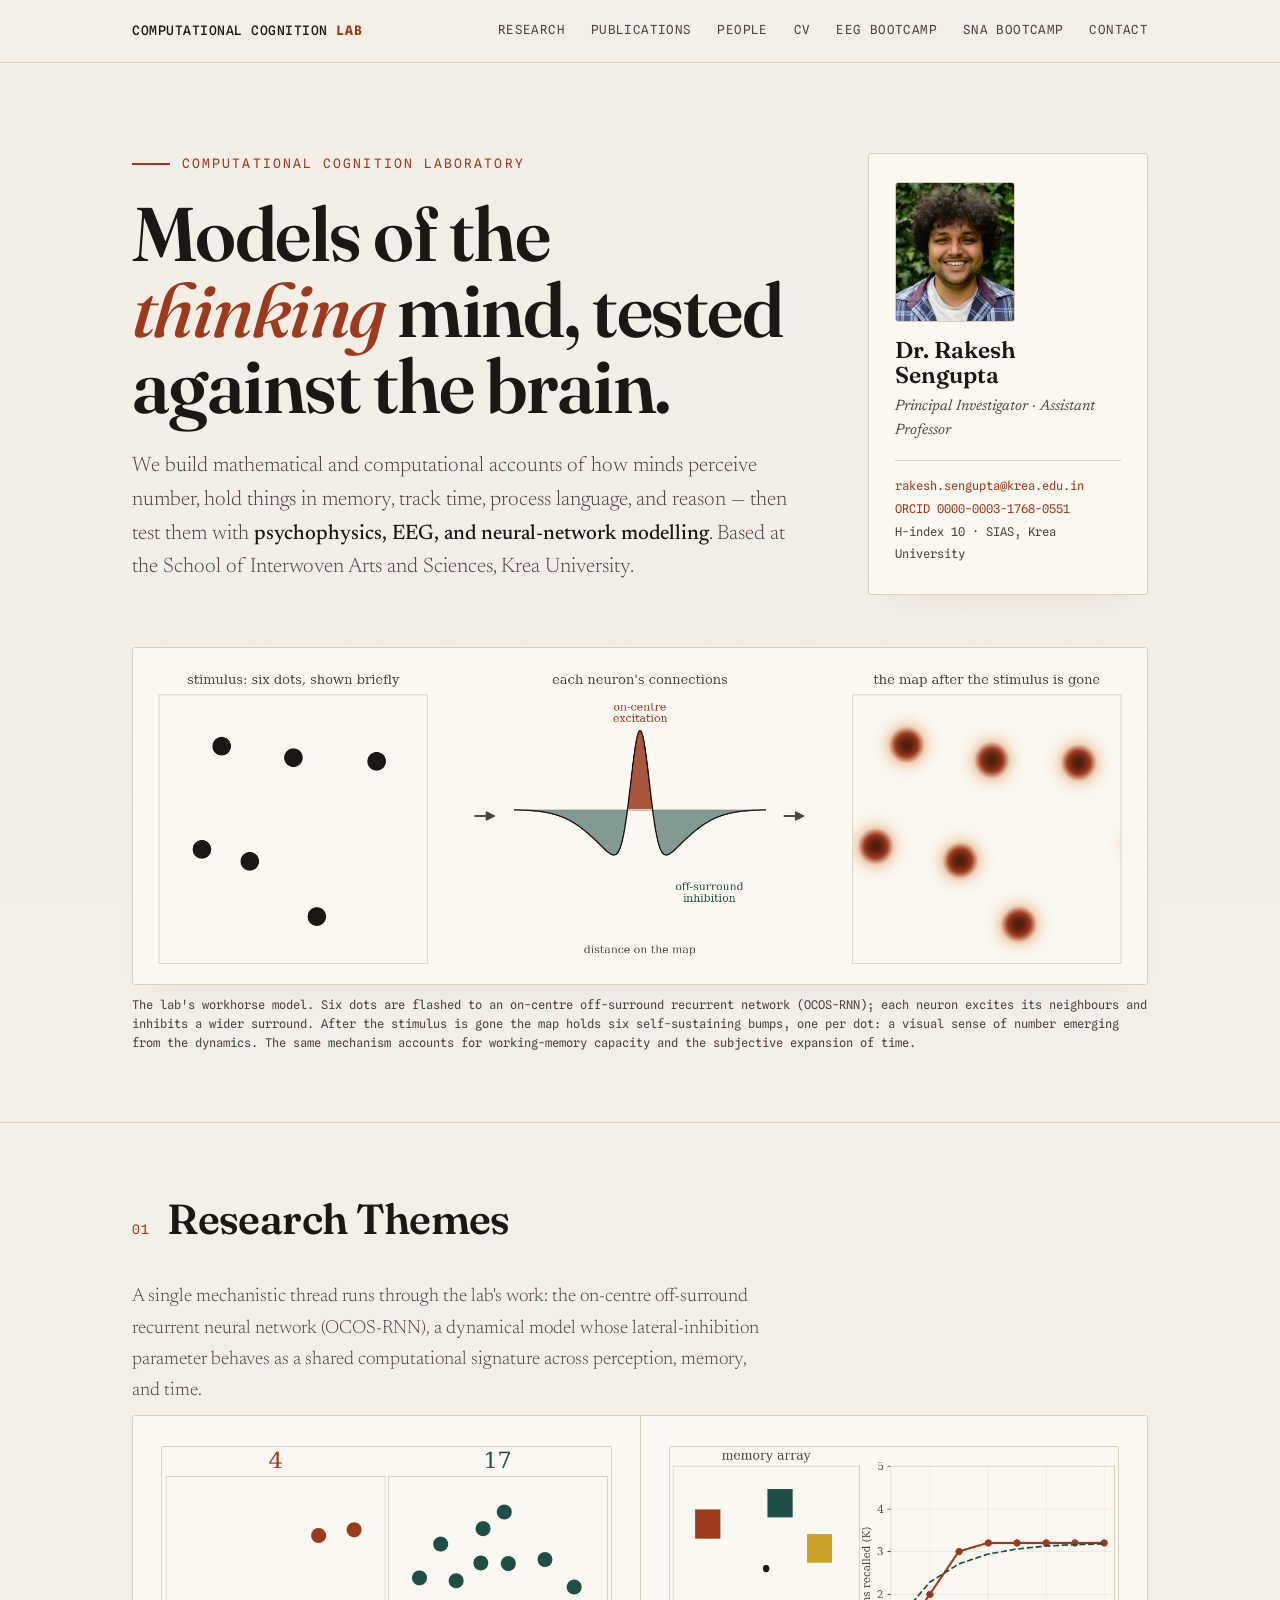
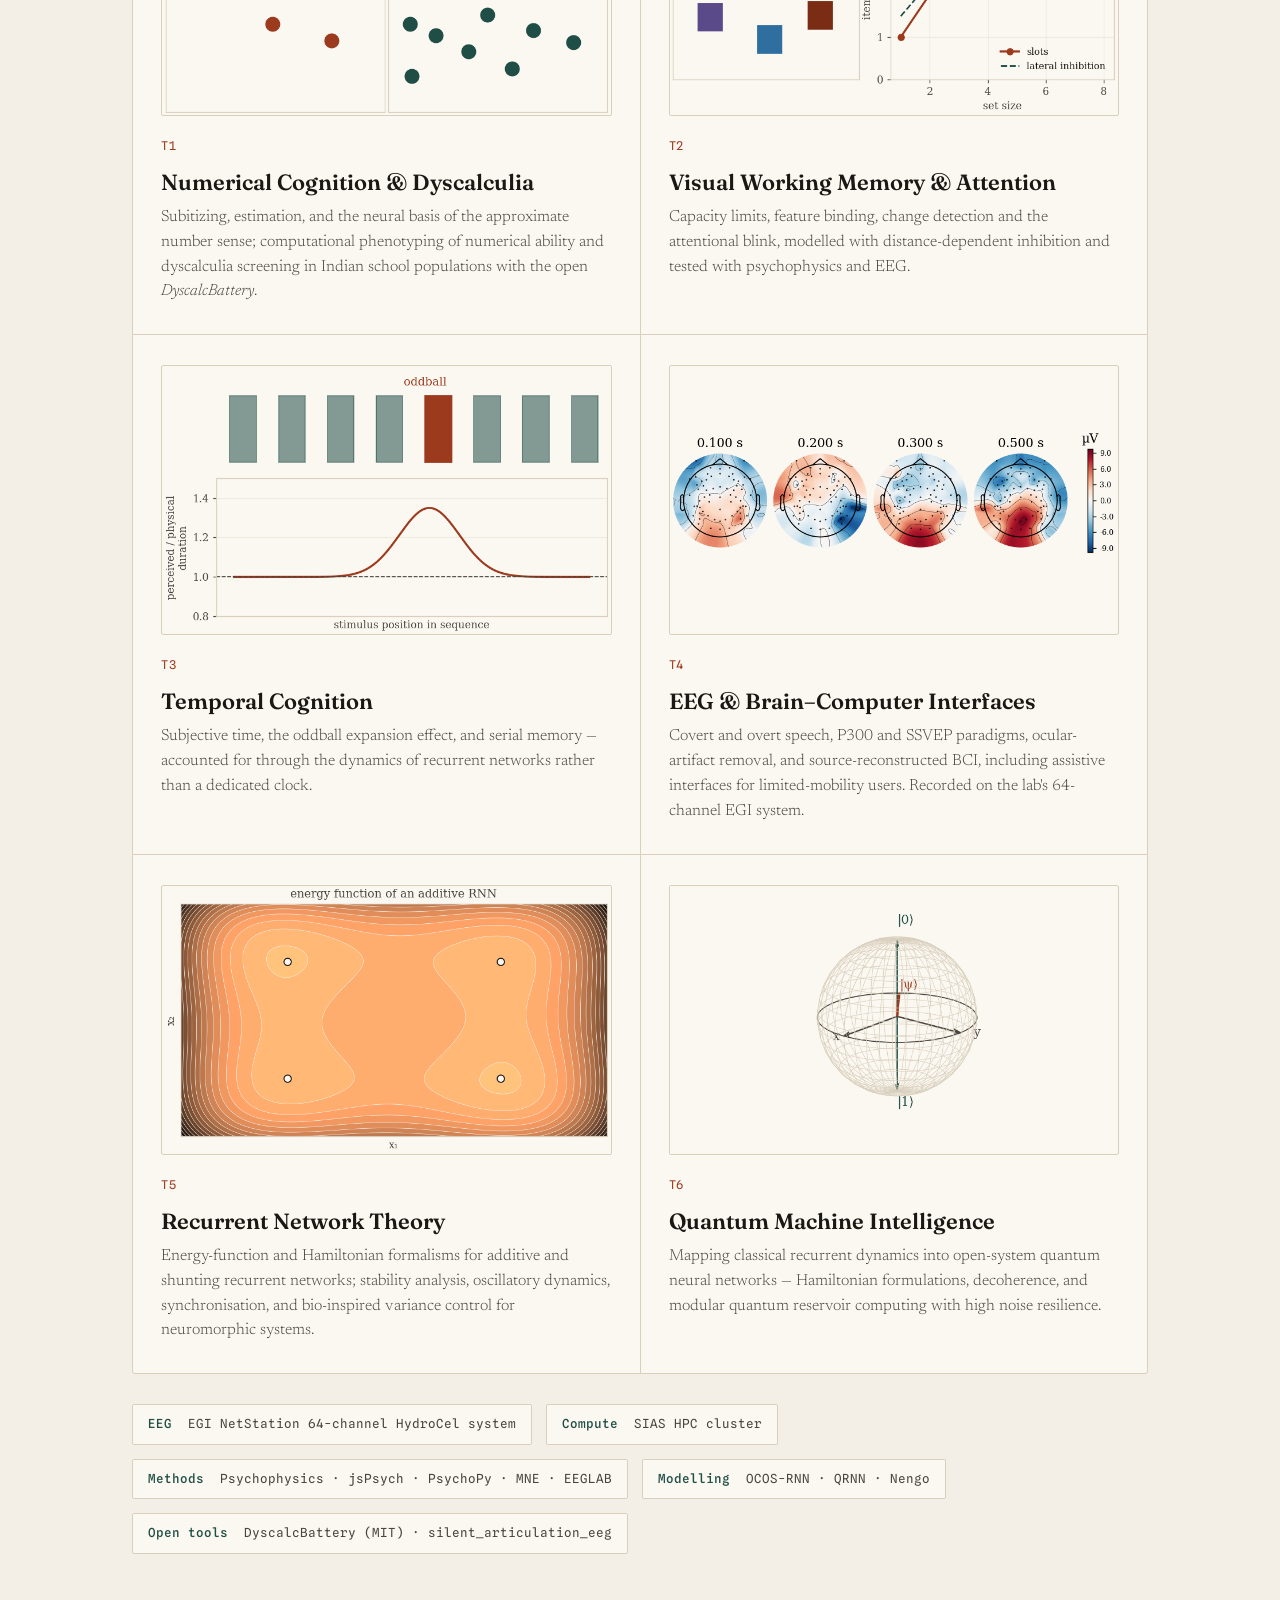
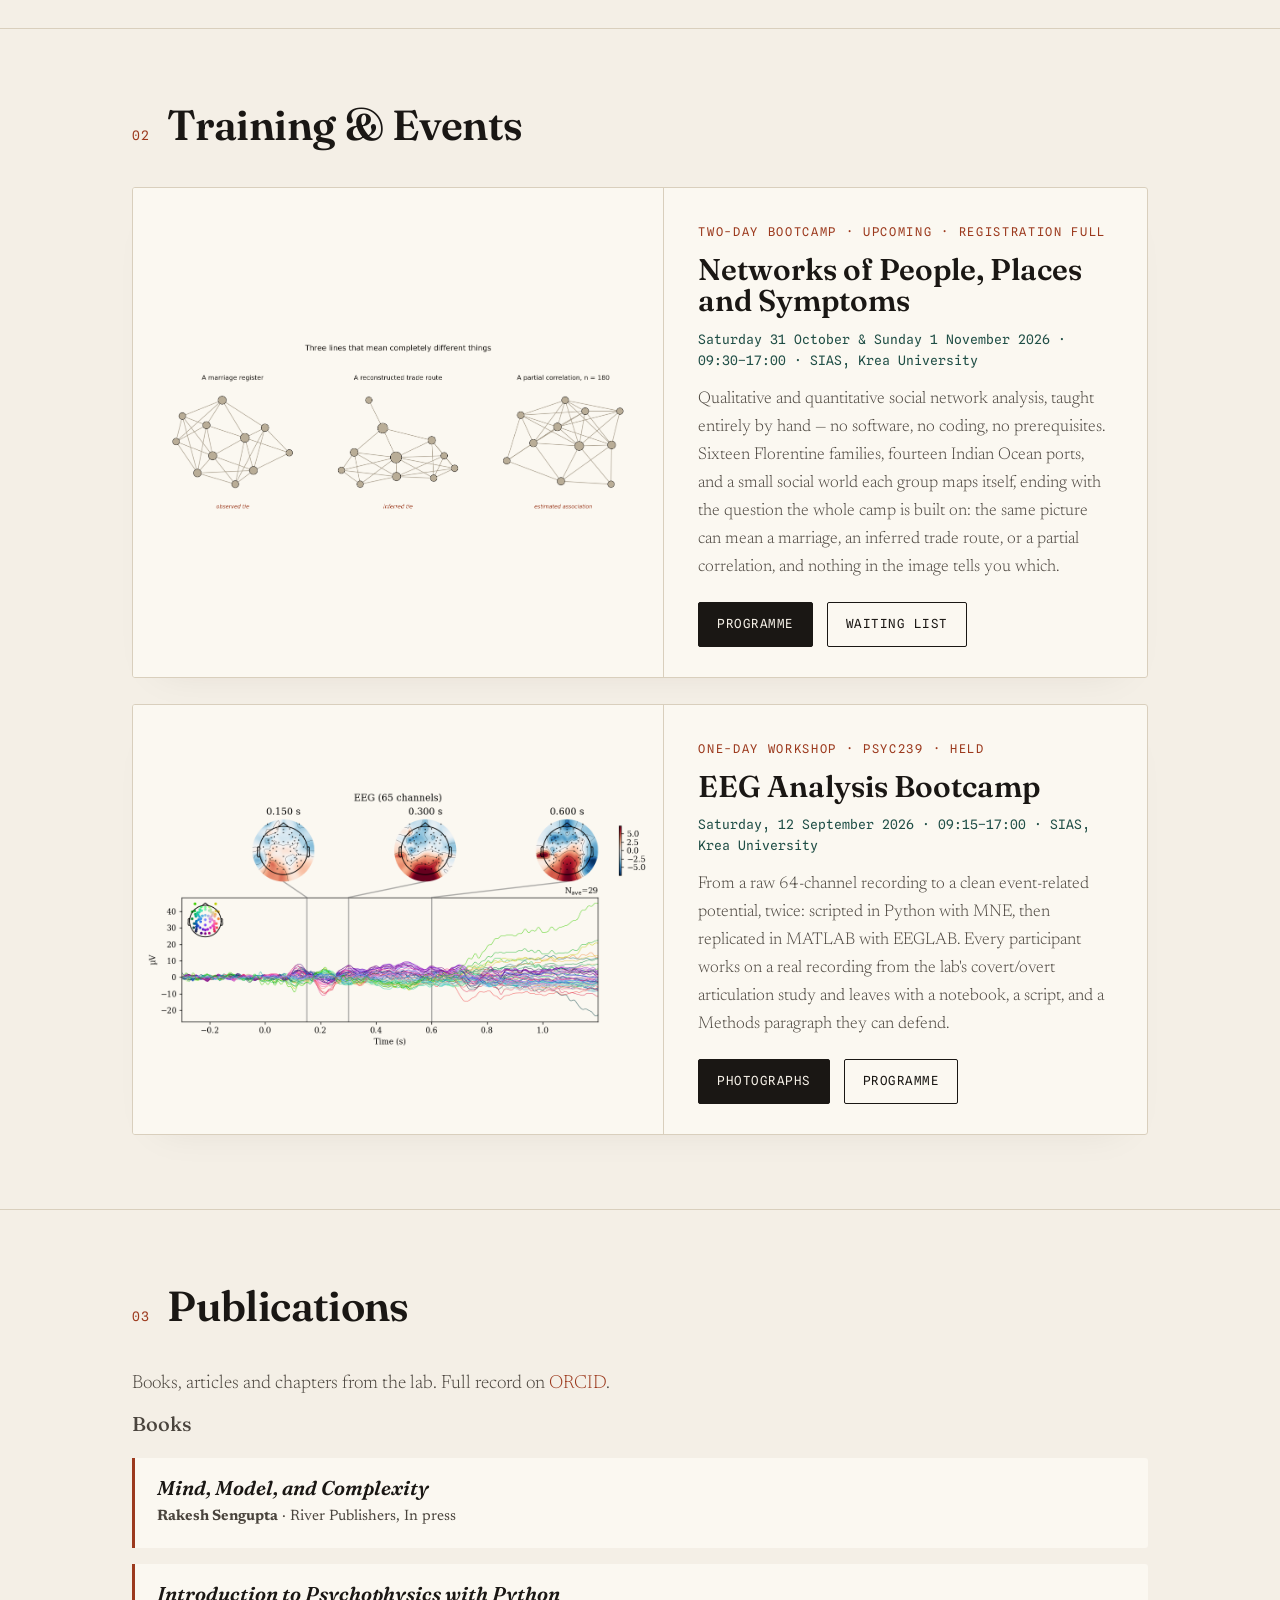
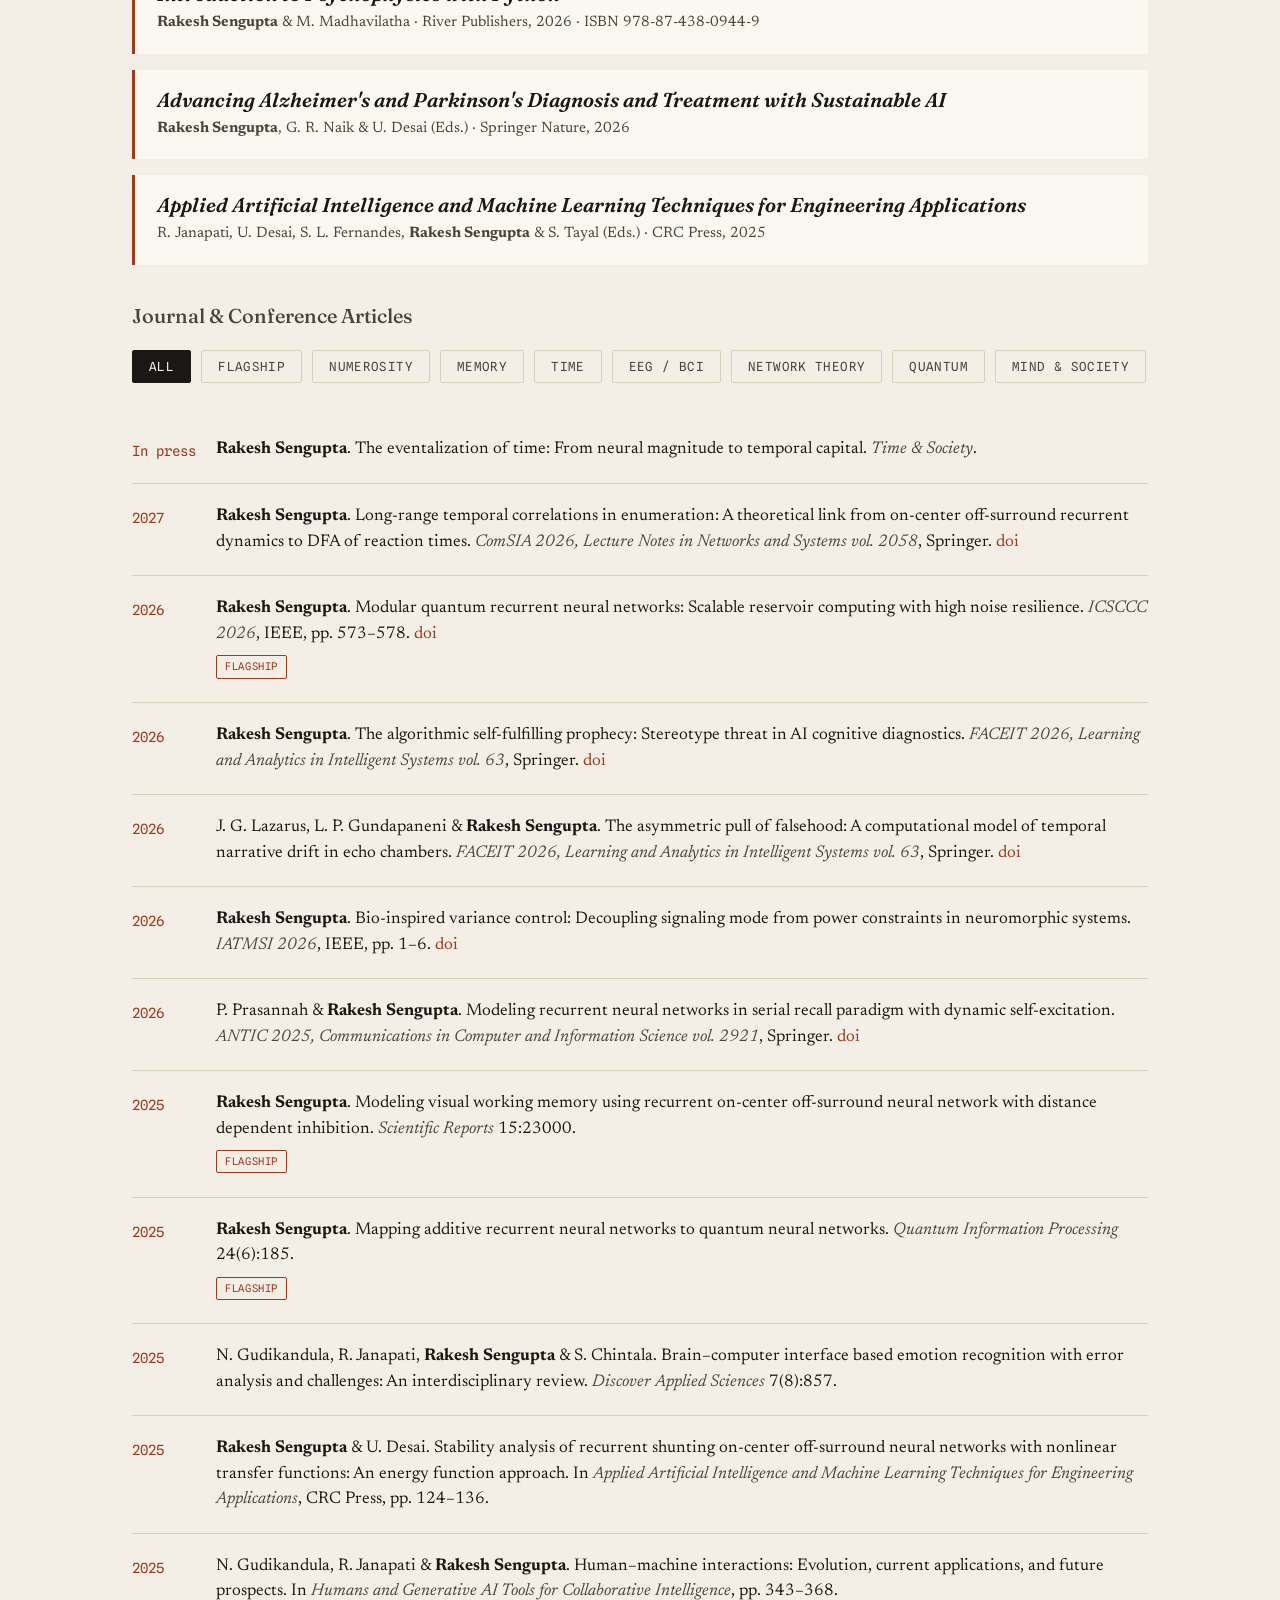
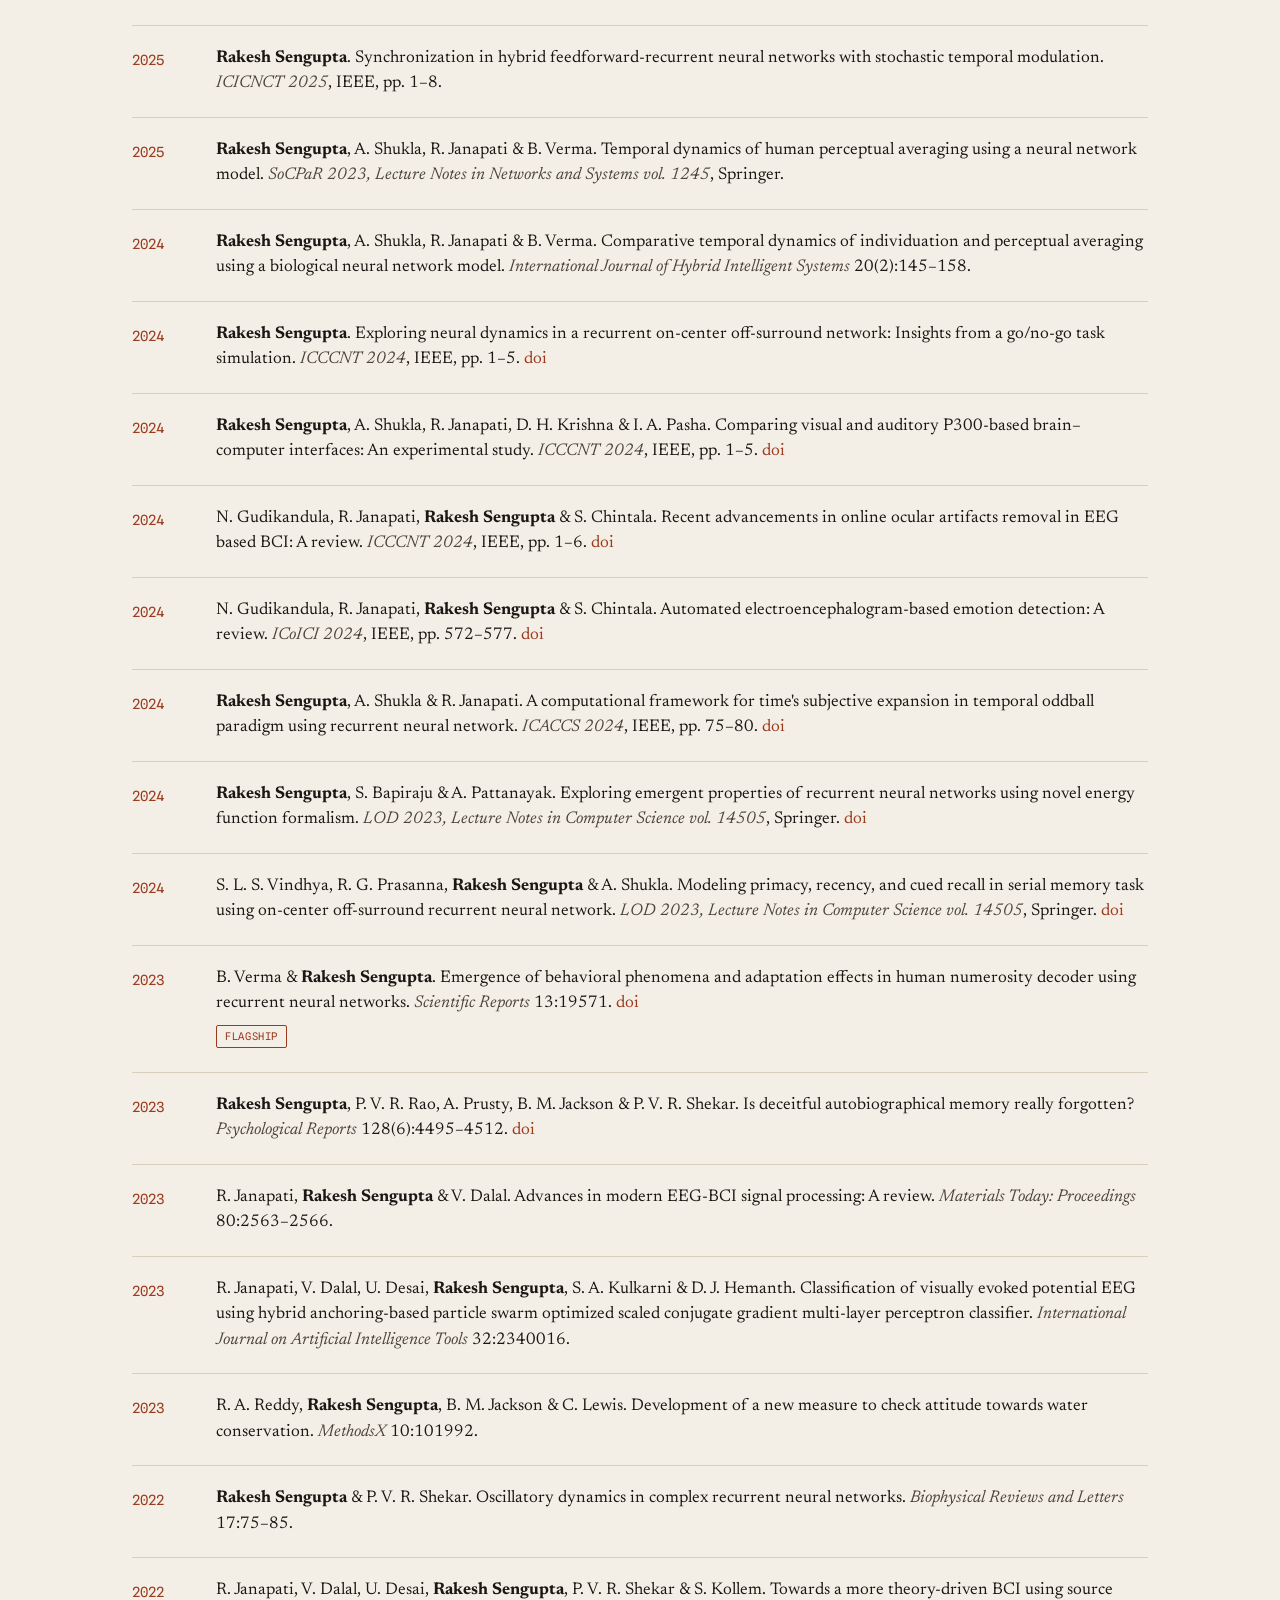
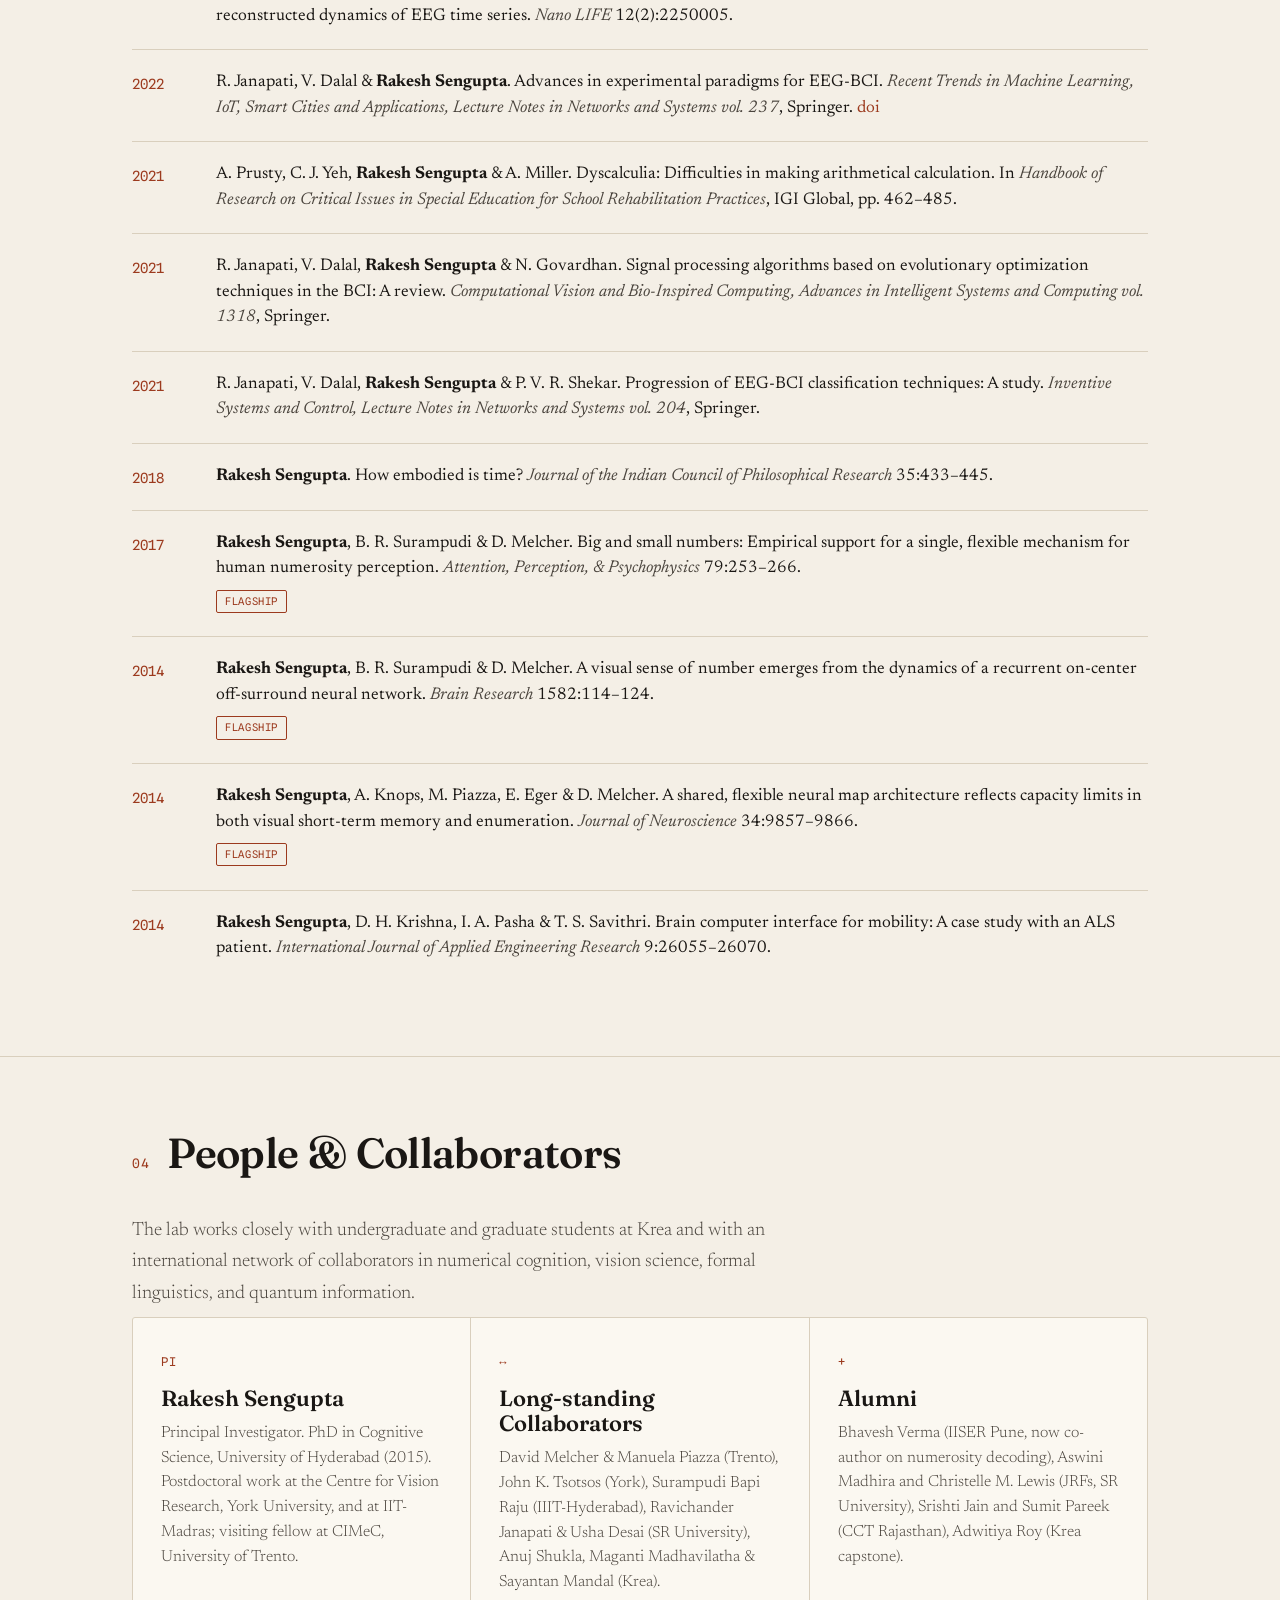
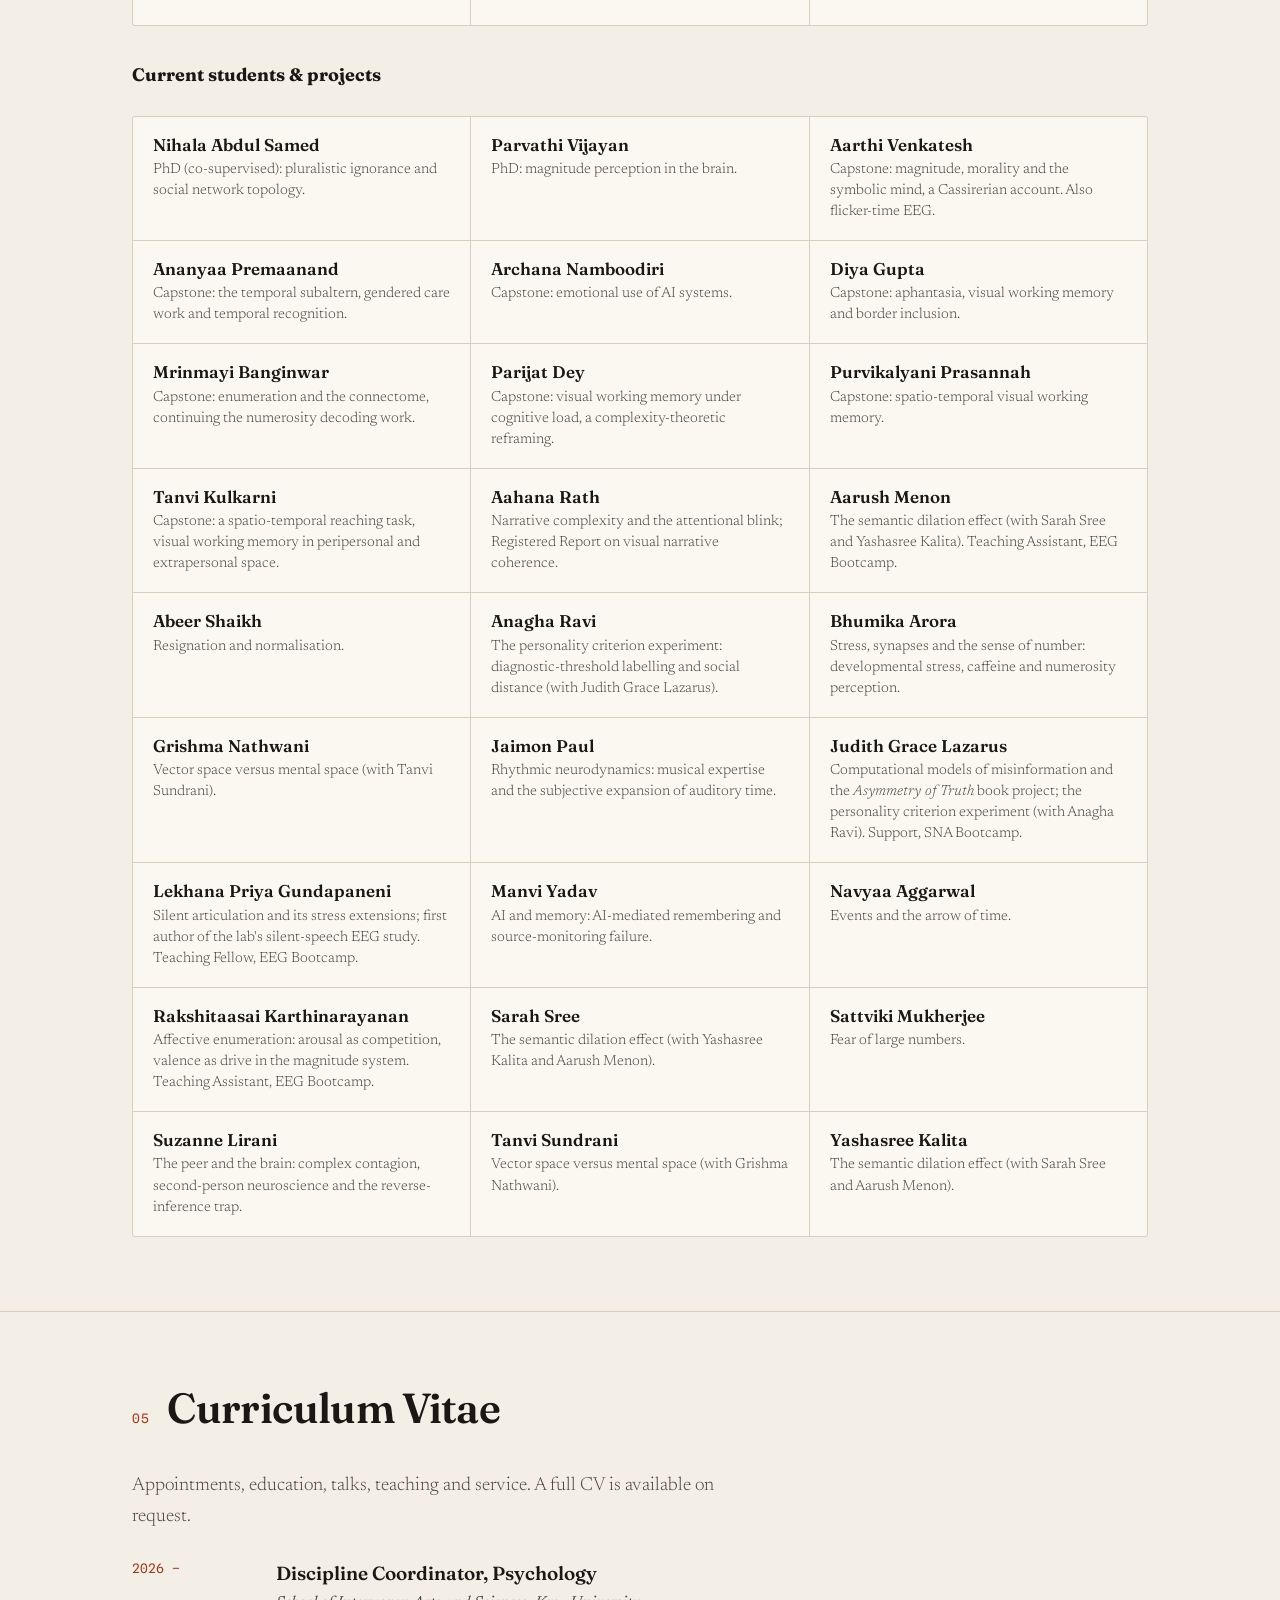
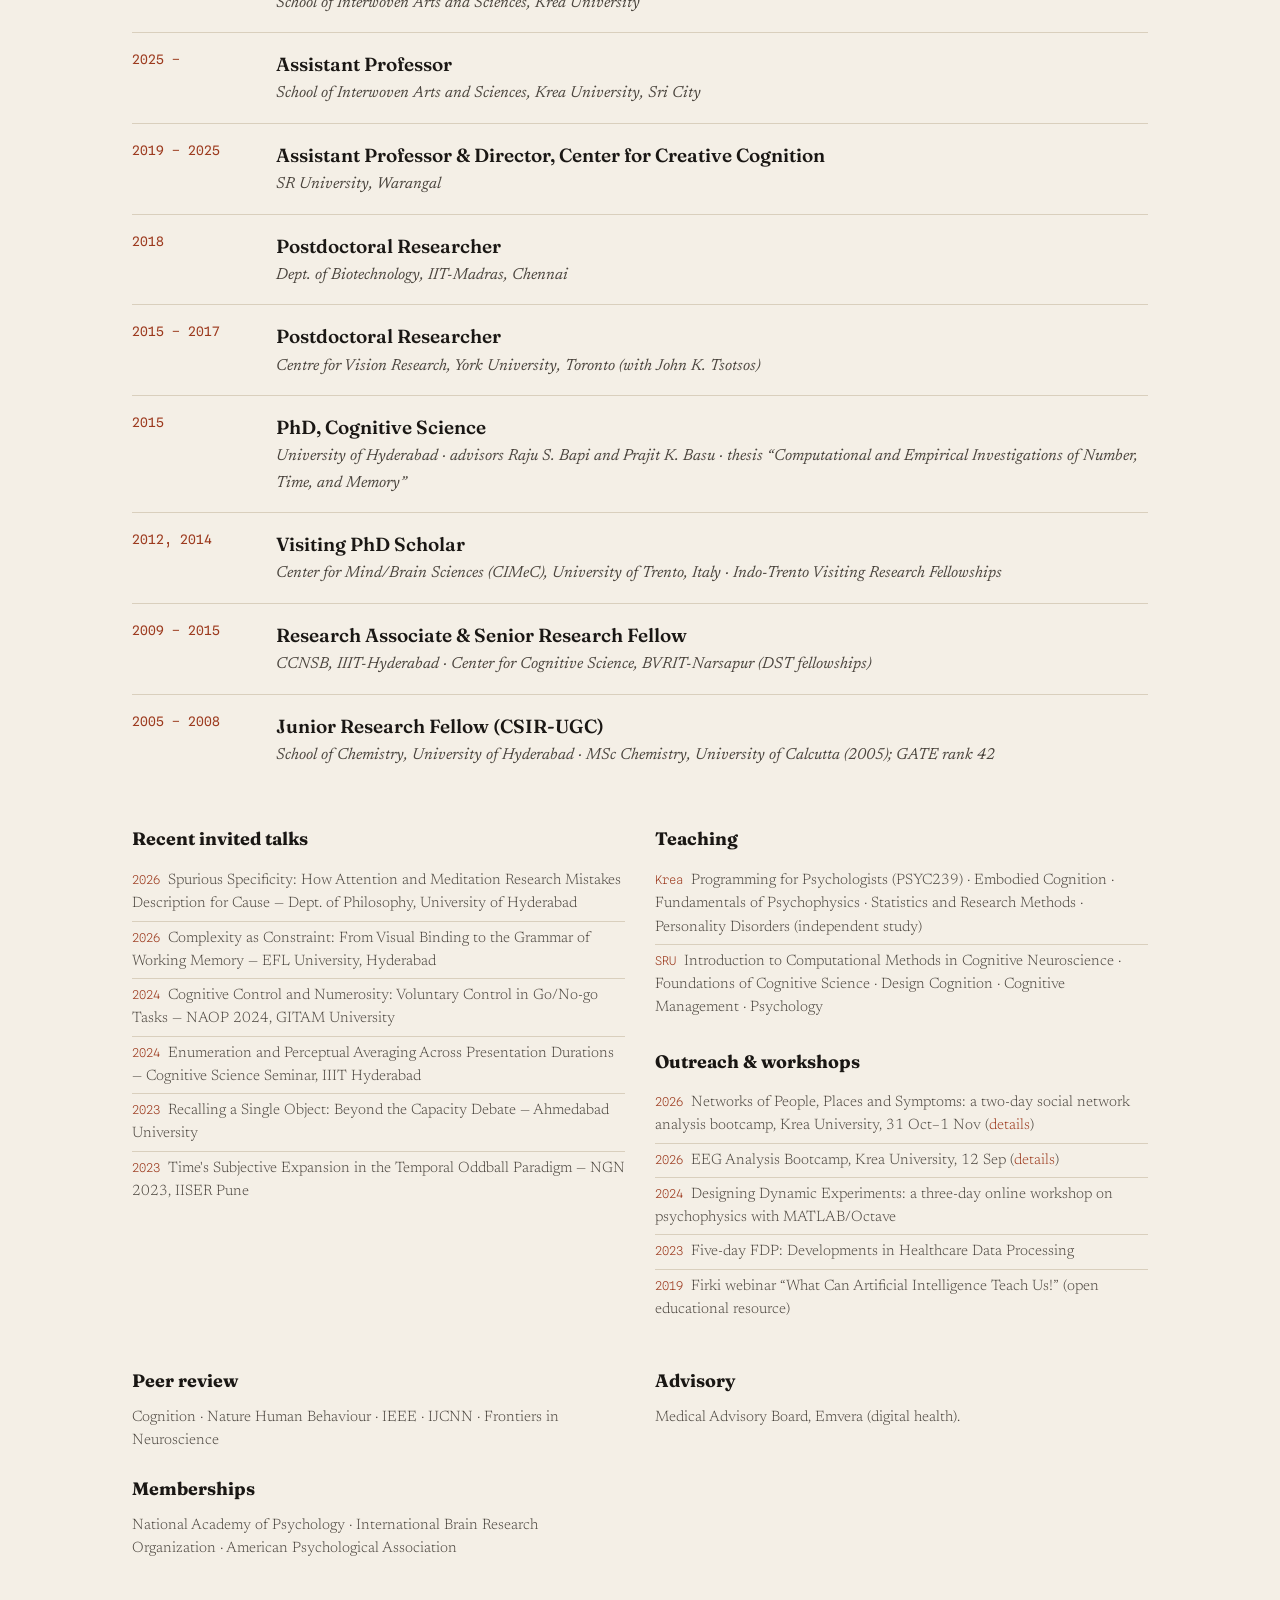
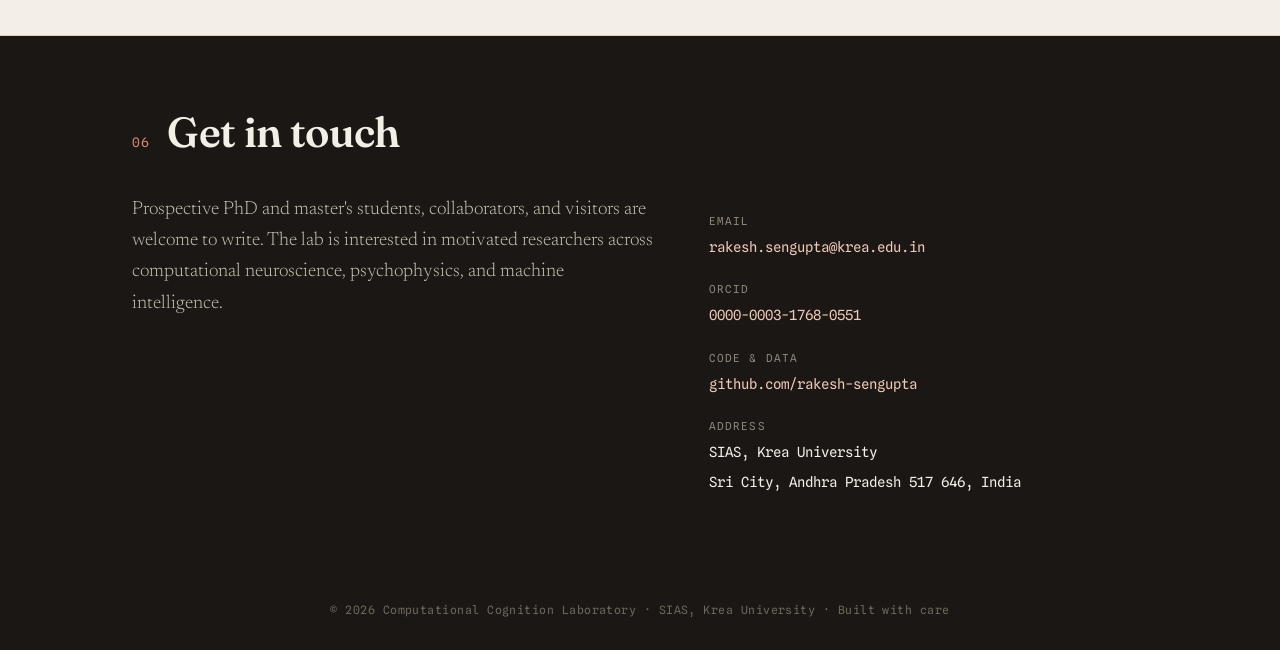
<file: index.html>
<!DOCTYPE html>
<html lang="en">
<head>
<meta charset="UTF-8" />
<meta name="viewport" content="width=device-width, initial-scale=1.0" />
<title>Computational Cognition Laboratory · Rakesh Sengupta · Krea University</title>
<meta name="description" content="The Computational Cognition Laboratory at SIAS, Krea University, led by Dr. Rakesh Sengupta. Research in numerical cognition, visual working memory, recurrent neural network modelling, EEG/BCI, and quantum machine intelligence." />
<link rel="preconnect" href="https://fonts.googleapis.com">
<link rel="preconnect" href="https://fonts.gstatic.com" crossorigin>
<link href="https://fonts.googleapis.com/css2?family=Fraunces:opsz,wght@9..144,400;9..144,500;9..144,600;9..144,700&family=Newsreader:opsz,wght@6..72,300;6..72,400;6..72,500;6..72,600&family=Spline+Sans+Mono:wght@400;500&display=swap" rel="stylesheet">
<link rel="stylesheet" href="site.css?v=20260917">
</head>
<body>

<!-- ============ NAV ============ -->
<nav>
  <div class="wrap">
    <a class="brand" href="index.html">Computational&nbsp;Cognition&nbsp;<b>Lab</b></a>
    <button class="nav-toggle" id="navToggle" aria-label="menu"><span></span><span></span><span></span></button>
    <ul id="navMenu">
      <li><a href="#research">Research</a></li>
      <li><a href="#publications">Publications</a></li>
      <li><a href="#people">People</a></li>
      <li><a href="#cv">CV</a></li>
      <li><a href="bootcamp.html">EEG Bootcamp</a></li>
      <li><a href="sna-bootcamp.html">SNA Bootcamp</a></li>
      <li><a href="#contact">Contact</a></li>
    </ul>
  </div>
</nav>

<!-- ============ HERO ============ -->
<header class="hero">
  <div class="wrap">
    <div class="hero-grid">
      <div>
        <div class="eyebrow">Computational Cognition Laboratory</div>
        <h1 class="lab">Models of the <em>thinking</em> mind, tested against the brain.</h1>
        <p class="lede">We build mathematical and computational accounts of how minds perceive number, hold things in memory, track time, process language, and reason — then test them with <strong>psychophysics, EEG, and neural-network modelling</strong>. Based at the School of Interwoven Arts and Sciences, Krea University.</p>
      </div>
      <aside class="pi-card">
        <img class="portrait" src="assets/rakesh.jpg" alt="Dr. Rakesh Sengupta">
        <h3>Dr. Rakesh Sengupta</h3>
        <div class="role">Principal Investigator · Assistant Professor</div>
        <div class="meta">
          <a href="mailto:rakesh.sengupta@krea.edu.in">rakesh.sengupta@krea.edu.in</a>
          <a href="https://orcid.org/0000-0003-1768-0551" target="_blank" rel="noopener">ORCID 0000-0003-1768-0551</a>
          <span>H-index 10 · SIAS, Krea University</span>
        </div>
      </aside>
    </div>
    <figure class="hero-visual reveal">
      <img src="assets/ocos_dynamics.png" alt="A six-dot stimulus, the on-centre off-surround connection profile, and the network map holding six bumps after the stimulus is gone.">
      <figcaption>The lab's workhorse model. Six dots are flashed to an on-centre off-surround recurrent network (OCOS-RNN); each neuron excites its neighbours and inhibits a wider surround. After the stimulus is gone the map holds six self-sustaining bumps, one per dot: a visual sense of number emerging from the dynamics. The same mechanism accounts for working-memory capacity and the subjective expansion of time.</figcaption>
    </figure>
  </div>
</header>

<!-- ============ RESEARCH ============ -->
<section id="research">
  <div class="wrap">
    <div class="sec-head reveal">
      <span class="sec-num">01</span>
      <div><h2>Research Themes</h2></div>
    </div>
    <p class="sec-intro reveal">A single mechanistic thread runs through the lab's work: the on-centre off-surround recurrent neural network (OCOS-RNN), a dynamical model whose lateral-inhibition parameter behaves as a shared computational signature across perception, memory, and time.</p>

    <div class="themes reveal">
      <div class="theme">
        <img src="assets/theme_numerosity.png" alt="Two dot arrays: four dots and seventeen dots">
        <span class="tnum">T1</span>
        <h4>Numerical Cognition &amp; Dyscalculia</h4>
        <p>Subitizing, estimation, and the neural basis of the approximate number sense; computational phenotyping of numerical ability and dyscalculia screening in Indian school populations with the open <em>DyscalcBattery</em>.</p>
      </div>
      <div class="theme">
        <img src="assets/theme_vwm.png" alt="A memory array of coloured squares and a capacity curve">
        <span class="tnum">T2</span>
        <h4>Visual Working Memory &amp; Attention</h4>
        <p>Capacity limits, feature binding, change detection and the attentional blink, modelled with distance-dependent inhibition and tested with psychophysics and EEG.</p>
      </div>
      <div class="theme">
        <img src="assets/theme_time.png" alt="An oddball in a sequence and the resulting expansion of perceived duration">
        <span class="tnum">T3</span>
        <h4>Temporal Cognition</h4>
        <p>Subjective time, the oddball expansion effect, and serial memory — accounted for through the dynamics of recurrent networks rather than a dedicated clock.</p>
      </div>
      <div class="theme">
        <img src="assets/theme_eeg.png" alt="Scalp topographies of an event-related potential at four latencies">
        <span class="tnum">T4</span>
        <h4>EEG &amp; Brain–Computer Interfaces</h4>
        <p>Covert and overt speech, P300 and SSVEP paradigms, ocular-artifact removal, and source-reconstructed BCI, including assistive interfaces for limited-mobility users. Recorded on the lab's 64-channel EGI system.</p>
      </div>
      <div class="theme">
        <img src="assets/theme_theory.png" alt="Contour plot of an energy function with four attractors">
        <span class="tnum">T5</span>
        <h4>Recurrent Network Theory</h4>
        <p>Energy-function and Hamiltonian formalisms for additive and shunting recurrent networks; stability analysis, oscillatory dynamics, synchronisation, and bio-inspired variance control for neuromorphic systems.</p>
      </div>
      <div class="theme">
        <img src="assets/theme_quantum.png" alt="A Bloch sphere with a state vector">
        <span class="tnum">T6</span>
        <h4>Quantum Machine Intelligence</h4>
        <p>Mapping classical recurrent dynamics into open-system quantum neural networks — Hamiltonian formulations, decoherence, and modular quantum reservoir computing with high noise resilience.</p>
      </div>
    </div>

    <div class="infra">
      <span class="chip"><b>EEG</b> &nbsp;EGI NetStation 64-channel HydroCel system</span>
      <span class="chip"><b>Compute</b> &nbsp;SIAS HPC cluster</span>
      <span class="chip"><b>Methods</b> &nbsp;Psychophysics · jsPsych · PsychoPy · MNE · EEGLAB</span>
      <span class="chip"><b>Modelling</b> &nbsp;OCOS-RNN · QRNN · Nengo</span>
      <span class="chip"><b>Open tools</b> &nbsp;DyscalcBattery (MIT) · silent_articulation_eeg</span>
    </div>
  </div>
</section>

<!-- ============ EVENT ============ -->
<section id="events">
  <div class="wrap">
    <div class="sec-head reveal">
      <span class="sec-num">02</span>
      <div><h2>Training &amp; Events</h2></div>
    </div>
    <div class="feature reveal">
      <img src="assets/sna_ontologies.png" alt="Three near-identical network diagrams labelled observed tie, inferred tie and estimated association">
      <div class="fbody">
        <div class="fkick">Two-day bootcamp · Upcoming · Registration full</div>
        <h3>Networks of People, Places and Symptoms</h3>
        <div class="fdate">Saturday 31 October &amp; Sunday 1 November 2026 · 09:30–17:00 · SIAS, Krea University</div>
        <p>Qualitative and quantitative social network analysis, taught entirely by hand — no software, no coding, no prerequisites. Sixteen Florentine families, fourteen Indian Ocean ports, and a small social world each group maps itself, ending with the question the whole camp is built on: the same picture can mean a marriage, an inferred trade route, or a partial correlation, and nothing in the image tells you which.</p>
        <a class="btn" href="sna-bootcamp.html">Programme</a>
        <a class="btn ghost" href="sna-bootcamp.html#signup">Waiting list</a>
      </div>
    </div>

    <div class="feature reveal" style="margin-top:26px;">
      <img src="assets/bc_erp.png" alt="Butterfly plot of an event-related potential with scalp maps at three latencies">
      <div class="fbody">
        <div class="fkick">One-day workshop · PSYC239 · Held</div>
        <h3>EEG Analysis Bootcamp</h3>
        <div class="fdate">Saturday, 12 September 2026 · 09:15–17:00 · SIAS, Krea University</div>
        <p>From a raw 64-channel recording to a clean event-related potential, twice: scripted in Python with MNE, then replicated in MATLAB with EEGLAB. Every participant works on a real recording from the lab's covert/overt articulation study and leaves with a notebook, a script, and a Methods paragraph they can defend.</p>
        <a class="btn" href="bootcamp.html#photos">Photographs</a>
        <a class="btn ghost" href="bootcamp.html">Programme</a>
      </div>
    </div>
  </div>
</section>

<!-- ============ PUBLICATIONS ============ -->
<section id="publications">
  <div class="wrap">
    <div class="sec-head reveal">
      <span class="sec-num">03</span>
      <div><h2>Publications</h2></div>
    </div>
    <p class="sec-intro reveal">Books, articles and chapters from the lab. Full record on <a href="https://orcid.org/0000-0003-1768-0551" target="_blank" rel="noopener">ORCID</a>.</p>

    <h3 style="font-family:'Fraunces',serif;font-size:20px;margin:6px 0 18px;color:var(--ink-soft);font-weight:500;" class="reveal">Books</h3>
    <div class="booklist reveal" id="bookList"></div>

    <h3 style="font-family:'Fraunces',serif;font-size:20px;margin:34px 0 18px;color:var(--ink-soft);font-weight:500;" class="reveal">Journal &amp; Conference Articles</h3>

    <div class="pub-filters reveal">
      <button class="active" data-filter="all">All</button>
      <button data-filter="flagship">Flagship</button>
      <button data-filter="numerosity">Numerosity</button>
      <button data-filter="vwm">Memory</button>
      <button data-filter="time">Time</button>
      <button data-filter="bci">EEG / BCI</button>
      <button data-filter="theory">Network Theory</button>
      <button data-filter="quantum">Quantum</button>
      <button data-filter="society">Mind &amp; Society</button>
    </div>

    <div id="pubList"></div>
  </div>
</section>

<!-- ============ PEOPLE ============ -->
<section id="people">
  <div class="wrap">
    <div class="sec-head reveal">
      <span class="sec-num">04</span>
      <div><h2>People &amp; Collaborators</h2></div>
    </div>
    <p class="sec-intro reveal">The lab works closely with undergraduate and graduate students at Krea and with an international network of collaborators in numerical cognition, vision science, formal linguistics, and quantum information.</p>
    <div class="themes reveal" style="grid-template-columns:repeat(3,1fr);">
      <div class="theme">
        <span class="tnum">PI</span>
        <h4>Rakesh Sengupta</h4>
        <p>Principal Investigator. PhD in Cognitive Science, University of Hyderabad (2015). Postdoctoral work at the Centre for Vision Research, York University, and at IIT-Madras; visiting fellow at CIMeC, University of Trento.</p>
      </div>
      <div class="theme">
        <span class="tnum">↔</span>
        <h4>Long-standing Collaborators</h4>
        <p>David Melcher &amp; Manuela Piazza (Trento), John K. Tsotsos (York), Surampudi Bapi Raju (IIIT-Hyderabad), Ravichander Janapati &amp; Usha Desai (SR University), Anuj Shukla, Maganti Madhavilatha &amp; Sayantan Mandal (Krea).</p>
      </div>
      <div class="theme">
        <span class="tnum">+</span>
        <h4>Alumni</h4>
        <p>Bhavesh Verma (IISER Pune, now co-author on numerosity decoding), Aswini Madhira and Christelle M. Lewis (JRFs, SR University), Srishti Jain and Sumit Pareek (CCT Rajasthan), Adwitiya Roy (Krea capstone).</p>
      </div>
    </div>

    <h3 class="sub-h reveal" style="margin-top:34px;">Current students &amp; projects</h3>
    <div class="plist reveal">
      <div class="p"><b>Nihala Abdul Samed</b><span>PhD (co-supervised): pluralistic ignorance and social network topology.</span></div>
      <div class="p"><b>Parvathi Vijayan</b><span>PhD: magnitude perception in the brain.</span></div>
      <div class="p"><b>Aarthi Venkatesh</b><span>Capstone: magnitude, morality and the symbolic mind, a Cassirerian account. Also flicker-time EEG.</span></div>
      <div class="p"><b>Ananyaa Premaanand</b><span>Capstone: the temporal subaltern, gendered care work and temporal recognition.</span></div>
      <div class="p"><b>Archana Namboodiri</b><span>Capstone: emotional use of AI systems.</span></div>
      <div class="p"><b>Diya Gupta</b><span>Capstone: aphantasia, visual working memory and border inclusion.</span></div>
      <div class="p"><b>Mrinmayi Banginwar</b><span>Capstone: enumeration and the connectome, continuing the numerosity decoding work.</span></div>
      <div class="p"><b>Parijat Dey</b><span>Capstone: visual working memory under cognitive load, a complexity-theoretic reframing.</span></div>
      <div class="p"><b>Purvikalyani Prasannah</b><span>Capstone: spatio-temporal visual working memory.</span></div>
      <div class="p"><b>Tanvi Kulkarni</b><span>Capstone: a spatio-temporal reaching task, visual working memory in peripersonal and extrapersonal space.</span></div>
      <div class="p"><b>Aahana Rath</b><span>Narrative complexity and the attentional blink; Registered Report on visual narrative coherence.</span></div>
      <div class="p"><b>Aarush Menon</b><span>The semantic dilation effect (with Sarah Sree and Yashasree Kalita). Teaching Assistant, EEG Bootcamp.</span></div>
      <div class="p"><b>Abeer Shaikh</b><span>Resignation and normalisation.</span></div>
      <div class="p"><b>Anagha Ravi</b><span>The personality criterion experiment: diagnostic-threshold labelling and social distance (with Judith Grace Lazarus).</span></div>
      <div class="p"><b>Bhumika Arora</b><span>Stress, synapses and the sense of number: developmental stress, caffeine and numerosity perception.</span></div>
      <div class="p"><b>Grishma Nathwani</b><span>Vector space versus mental space (with Tanvi Sundrani).</span></div>
      <div class="p"><b>Jaimon Paul</b><span>Rhythmic neurodynamics: musical expertise and the subjective expansion of auditory time.</span></div>
      <div class="p"><b>Judith Grace Lazarus</b><span>Computational models of misinformation and the <em>Asymmetry of Truth</em> book project; the personality criterion experiment (with Anagha Ravi). Support, SNA Bootcamp.</span></div>
      <div class="p"><b>Lekhana Priya Gundapaneni</b><span>Silent articulation and its stress extensions; first author of the lab's silent-speech EEG study. Teaching Fellow, EEG Bootcamp.</span></div>
      <div class="p"><b>Manvi Yadav</b><span>AI and memory: AI-mediated remembering and source-monitoring failure.</span></div>
      <div class="p"><b>Navyaa Aggarwal</b><span>Events and the arrow of time.</span></div>
      <div class="p"><b>Rakshitaasai Karthinarayanan</b><span>Affective enumeration: arousal as competition, valence as drive in the magnitude system. Teaching Assistant, EEG Bootcamp.</span></div>
      <div class="p"><b>Sarah Sree</b><span>The semantic dilation effect (with Yashasree Kalita and Aarush Menon).</span></div>
      <div class="p"><b>Sattviki Mukherjee</b><span>Fear of large numbers.</span></div>
      <div class="p"><b>Suzanne Lirani</b><span>The peer and the brain: complex contagion, second-person neuroscience and the reverse-inference trap.</span></div>
      <div class="p"><b>Tanvi Sundrani</b><span>Vector space versus mental space (with Grishma Nathwani).</span></div>
      <div class="p"><b>Yashasree Kalita</b><span>The semantic dilation effect (with Sarah Sree and Aarush Menon).</span></div>
    </div>
  </div>
</section>

<!-- ============ CV / EXPERIENCE ============ -->
<section id="cv">
  <div class="wrap">
    <div class="sec-head reveal">
      <span class="sec-num">05</span>
      <div><h2>Curriculum Vitae</h2></div>
    </div>
    <p class="sec-intro reveal">Appointments, education, talks, teaching and service. A full CV is available on request.</p>
    <div class="timeline reveal">
      <div class="tl-item"><span class="tl-yr">2026 –</span><div><div class="tl-role">Discipline Coordinator, Psychology</div><div class="tl-inst">School of Interwoven Arts and Sciences, Krea University</div></div></div>
      <div class="tl-item"><span class="tl-yr">2025 –</span><div><div class="tl-role">Assistant Professor</div><div class="tl-inst">School of Interwoven Arts and Sciences, Krea University, Sri City</div></div></div>
      <div class="tl-item"><span class="tl-yr">2019 – 2025</span><div><div class="tl-role">Assistant Professor &amp; Director, Center for Creative Cognition</div><div class="tl-inst">SR University, Warangal</div></div></div>
      <div class="tl-item"><span class="tl-yr">2018</span><div><div class="tl-role">Postdoctoral Researcher</div><div class="tl-inst">Dept. of Biotechnology, IIT-Madras, Chennai</div></div></div>
      <div class="tl-item"><span class="tl-yr">2015 – 2017</span><div><div class="tl-role">Postdoctoral Researcher</div><div class="tl-inst">Centre for Vision Research, York University, Toronto (with John K. Tsotsos)</div></div></div>
      <div class="tl-item"><span class="tl-yr">2015</span><div><div class="tl-role">PhD, Cognitive Science</div><div class="tl-inst">University of Hyderabad · advisors Raju S. Bapi and Prajit K. Basu · thesis “Computational and Empirical Investigations of Number, Time, and Memory”</div></div></div>
      <div class="tl-item"><span class="tl-yr">2012, 2014</span><div><div class="tl-role">Visiting PhD Scholar</div><div class="tl-inst">Center for Mind/Brain Sciences (CIMeC), University of Trento, Italy · Indo-Trento Visiting Research Fellowships</div></div></div>
      <div class="tl-item"><span class="tl-yr">2009 – 2015</span><div><div class="tl-role">Research Associate &amp; Senior Research Fellow</div><div class="tl-inst">CCNSB, IIIT-Hyderabad · Center for Cognitive Science, BVRIT-Narsapur (DST fellowships)</div></div></div>
      <div class="tl-item"><span class="tl-yr">2005 – 2008</span><div><div class="tl-role">Junior Research Fellow (CSIR-UGC)</div><div class="tl-inst">School of Chemistry, University of Hyderabad · MSc Chemistry, University of Calcutta (2005); GATE rank 42</div></div></div>
    </div>

    <div class="twocol reveal">
      <div>
        <h4>Recent invited talks</h4>
        <ul>
          <li><span class="yr">2026</span>Spurious Specificity: How Attention and Meditation Research Mistakes Description for Cause — Dept. of Philosophy, University of Hyderabad</li>
          <li><span class="yr">2026</span>Complexity as Constraint: From Visual Binding to the Grammar of Working Memory — EFL University, Hyderabad</li>
          <li><span class="yr">2024</span>Cognitive Control and Numerosity: Voluntary Control in Go/No-go Tasks — NAOP 2024, GITAM University</li>
          <li><span class="yr">2024</span>Enumeration and Perceptual Averaging Across Presentation Durations — Cognitive Science Seminar, IIIT Hyderabad</li>
          <li><span class="yr">2023</span>Recalling a Single Object: Beyond the Capacity Debate — Ahmedabad University</li>
          <li><span class="yr">2023</span>Time's Subjective Expansion in the Temporal Oddball Paradigm — NGN 2023, IISER Pune</li>
        </ul>
      </div>
      <div>
        <h4>Teaching</h4>
        <ul>
          <li><span class="yr">Krea</span>Programming for Psychologists (PSYC239) · Embodied Cognition · Fundamentals of Psychophysics · Statistics and Research Methods · Personality Disorders (independent study)</li>
          <li><span class="yr">SRU</span>Introduction to Computational Methods in Cognitive Neuroscience · Foundations of Cognitive Science · Design Cognition · Cognitive Management · Psychology</li>
        </ul>
        <h4 style="margin-top:22px;">Outreach &amp; workshops</h4>
        <ul>
          <li><span class="yr">2026</span>Networks of People, Places and Symptoms: a two-day social network analysis bootcamp, Krea University, 31 Oct–1 Nov (<a href="sna-bootcamp.html">details</a>)</li>
          <li><span class="yr">2026</span>EEG Analysis Bootcamp, Krea University, 12 Sep (<a href="bootcamp.html">details</a>)</li>
          <li><span class="yr">2024</span>Designing Dynamic Experiments: a three-day online workshop on psychophysics with MATLAB/Octave</li>
          <li><span class="yr">2023</span>Five-day FDP: Developments in Healthcare Data Processing</li>
          <li><span class="yr">2019</span>Firki webinar “What Can Artificial Intelligence Teach Us!” (open educational resource)</li>
        </ul>
      </div>
    </div>

    <div class="twocol reveal">
      <div>
        <h4>Peer review</h4>
        <p>Cognition · Nature Human Behaviour · IEEE · IJCNN · Frontiers in Neuroscience</p>
        <h4 style="margin-top:22px;">Memberships</h4>
        <p>National Academy of Psychology · International Brain Research Organization · American Psychological Association</p>
      </div>
      <div>
        <h4>Advisory</h4>
        <p>Medical Advisory Board, Emvera (digital health).</p>
      </div>
    </div>
  </div>
</section>

<!-- ============ CONTACT ============ -->
<section id="contact">
  <div class="wrap">
    <div class="sec-head reveal">
      <span class="sec-num">06</span>
      <div><h2>Get in touch</h2></div>
    </div>
    <div class="contact-grid">
      <div class="reveal">
        <p>Prospective PhD and master's students, collaborators, and visitors are welcome to write. The lab is interested in motivated researchers across computational neuroscience, psychophysics, and machine intelligence.</p>
      </div>
      <div class="contact-block reveal">
        <span class="lbl">Email</span>
        <a href="mailto:rakesh.sengupta@krea.edu.in">rakesh.sengupta@krea.edu.in</a>
        <span class="lbl">ORCID</span>
        <a href="https://orcid.org/0000-0003-1768-0551" target="_blank" rel="noopener">0000-0003-1768-0551</a>
        <span class="lbl">Code &amp; data</span>
        <a href="https://github.com/rakesh-sengupta" target="_blank" rel="noopener">github.com/rakesh-sengupta</a>
        <span class="lbl">Address</span>
        SIAS, Krea University<br>Sri City, Andhra Pradesh 517 646, India
      </div>
    </div>
  </div>
</section>

<footer>
  © <span id="yr"></span> Computational Cognition Laboratory · SIAS, Krea University · Built with care
</footer>

<script>
  /* ---------- publications: loaded from data/publications.json ----------
     That file is the single source for this page and for the CV.
     Update it with tools/labpub (labpub add <DOI>; labpub push).            */
  const ME = ["R. Sengupta", "Rakesh Sengupta"];
  const esc = s => String(s ?? "").replace(/[&<>"']/g,
      c => ({"&":"&amp;","<":"&lt;",">":"&gt;",'"':"&quot;","'":"&#39;"}[c]));
  const cap = s => s ? s[0].toUpperCase() + s.slice(1) : s;

  function names(list){
    const a = (list || []).map(x => ME.includes(x.trim()) ? "<strong>Rakesh Sengupta</strong>" : esc(x));
    if (a.length <= 1) return a.join("");
    return a.slice(0, -1).join(", ") + " &amp; " + a[a.length - 1];
  }
  function venue(p){
    const pp = p.pages ? ", pp. " + esc(p.pages) : "";
    if (p.type === "journal"){
      if (!p.venue) return "";
      let v = '<span class="venue">' + esc(p.venue) + "</span>";
      if (p.volume) v += " " + esc(p.volume);
      if (p.issue)  v += "(" + esc(p.issue) + ")";
      if (p.pages)  v += (p.volume ? ":" : " ") + esc(p.pages);
      return v + ".";
    }
    if (p.type === "proceedings"){
      let v = esc(p.venue || "");
      if (p.series) v += ", " + esc(p.series);
      if (p.volume) v += " vol. " + esc(p.volume);
      return '<span class="venue">' + v + "</span>" + (p.publisher ? ", " + esc(p.publisher) : "") + pp + ".";
    }
    if (p.type === "chapter" && p.book){
      return 'In <span class="venue">' + esc(p.book) + "</span>" + (p.publisher ? ", " + esc(p.publisher) : "") + pp + ".";
    }
    return "";
  }
  function pubHtml(p){
    const t = esc(p.title) + (/[?!]$/.test(p.title || "") ? "" : ".");
    const doi = p.doi ? ' <a href="https://doi.org/' + encodeURI(p.doi) + '" target="_blank" rel="noopener">doi</a>' : "";
    return names(p.authors) + ". " + t + " " + venue(p) + doi;
  }
  function bookHtml(p){
    const who = names(p.authors) + (p.type === "edited" ? " (Eds.)" : "");
    const when = p.status ? cap(p.status) : p.year;
    const extra = p.isbn ? " · ISBN " + esc(p.isbn) : "";
    return '<div class="book"><div class="bt">' + esc(p.title) + '</div><div class="bd">' +
           who + " · " + esc(p.publisher || "") + ", " + esc(when) + extra + "</div></div>";
  }

  let pubs = [];
  const list = document.getElementById('pubList');
  const bookList = document.getElementById('bookList');

  function render(filter){
    list.innerHTML = "";
    pubs.filter(p => filter === "all" || (filter === "flagship" ? p.flagship : (p.cats || []).includes(filter)))
        .forEach(p => {
          const tag = p.flagship ? '<span class="tag flagship">Flagship</span>' : "";
          const yr = p.status ? cap(p.status) : p.year;
          list.insertAdjacentHTML('beforeend',
            `<div class="pub"><div class="yr">${esc(yr)}</div><div class="body"><p>${pubHtml(p)}</p>${tag}</div></div>`);
        });
  }

  fetch("data/publications.json", {cache: "no-cache"})
    .then(r => { if (!r.ok) throw new Error(r.status); return r.json(); })
    .then(db => {
      const all = (db.publications || []).filter(p => p.web !== false);
      bookList.innerHTML = all.filter(p => p.type === "book" || p.type === "edited").map(bookHtml).join("");
      // newest first; "in press" items lead; JSON order breaks ties
      pubs = all.filter(p => p.type !== "book" && p.type !== "edited")
                .map((p, i) => ({p, i}))
                .sort((a, b) => ((b.p.status ? 1e4 : 0) + (b.p.year || 0)) - ((a.p.status ? 1e4 : 0) + (a.p.year || 0)) || a.i - b.i)
                .map(x => x.p);
      render("all");
    })
    .catch(() => {
      list.innerHTML = '<p class="sec-intro">The publication list could not be loaded here. ' +
        'The full record is on <a href="https://orcid.org/0000-0003-1768-0551" target="_blank" rel="noopener">ORCID</a>.</p>';
    });

  document.querySelectorAll('.pub-filters button').forEach(b=>{
    b.addEventListener('click',()=>{
      document.querySelectorAll('.pub-filters button').forEach(x=>x.classList.remove('active'));
      b.classList.add('active');
      render(b.dataset.filter);
    });
  });

  const tog = document.getElementById('navToggle');
  const menu = document.getElementById('navMenu');
  tog.addEventListener('click',()=>menu.classList.toggle('open'));
  menu.querySelectorAll('a').forEach(a=>a.addEventListener('click',()=>menu.classList.remove('open')));
  const io = new IntersectionObserver((entries)=>{
    entries.forEach(e=>{ if(e.isIntersecting){ e.target.classList.add('in'); io.unobserve(e.target);} });
  },{threshold:.12});
  document.querySelectorAll('.reveal').forEach(el=>io.observe(el));
  document.getElementById('yr').textContent = new Date().getFullYear();
</script>
</body>
</html>
</file>
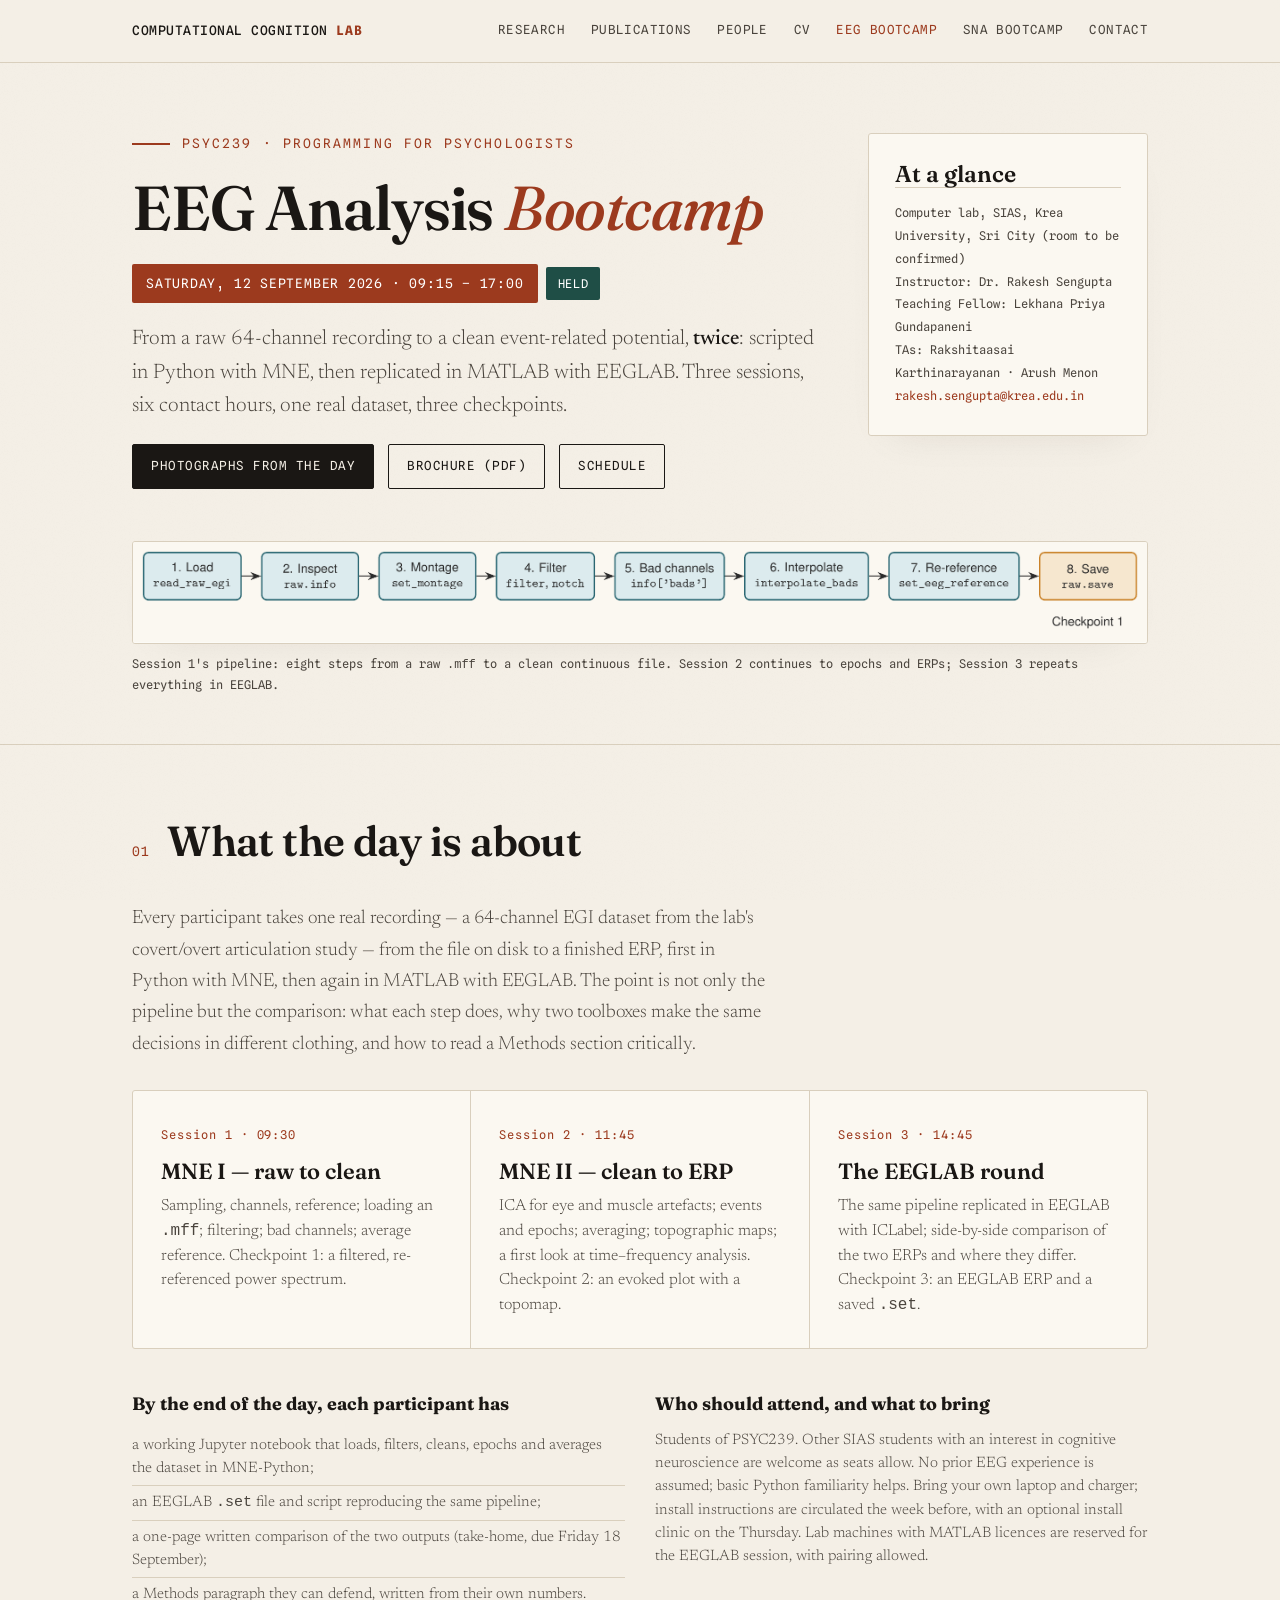
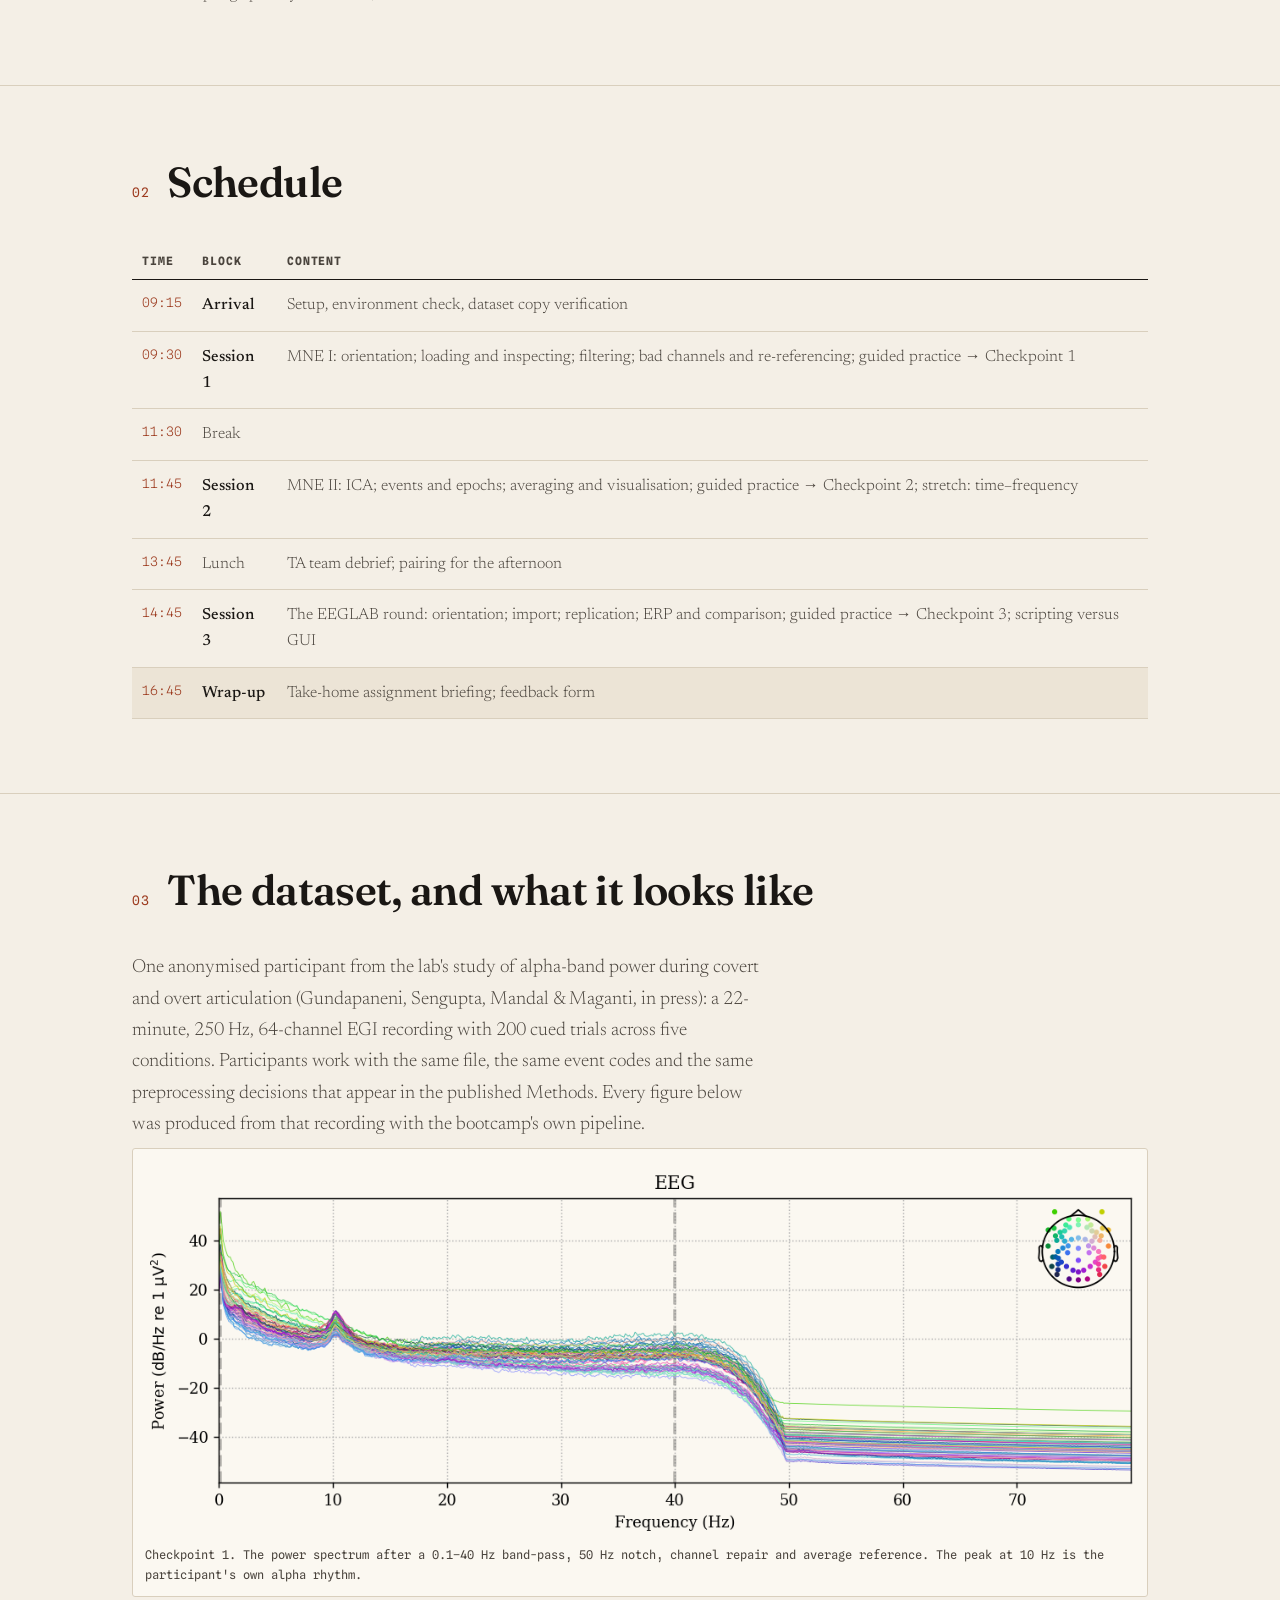
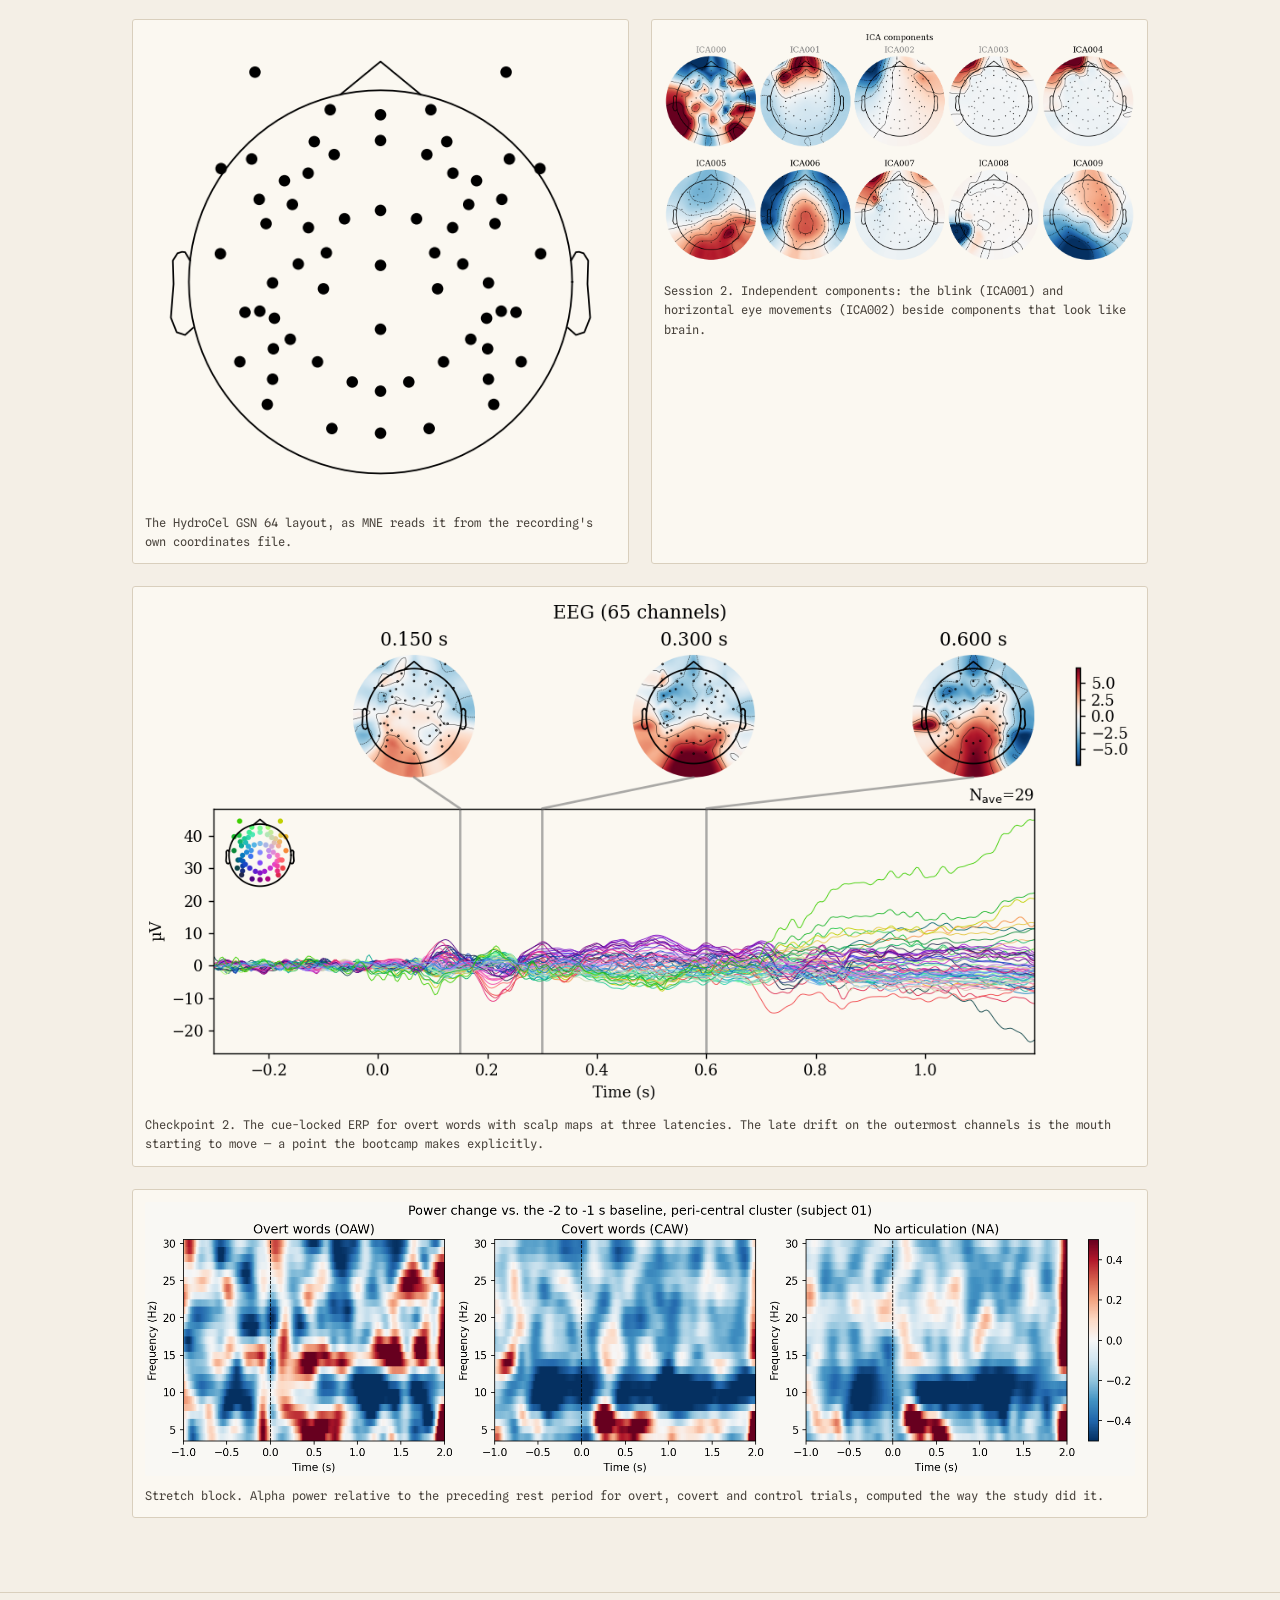
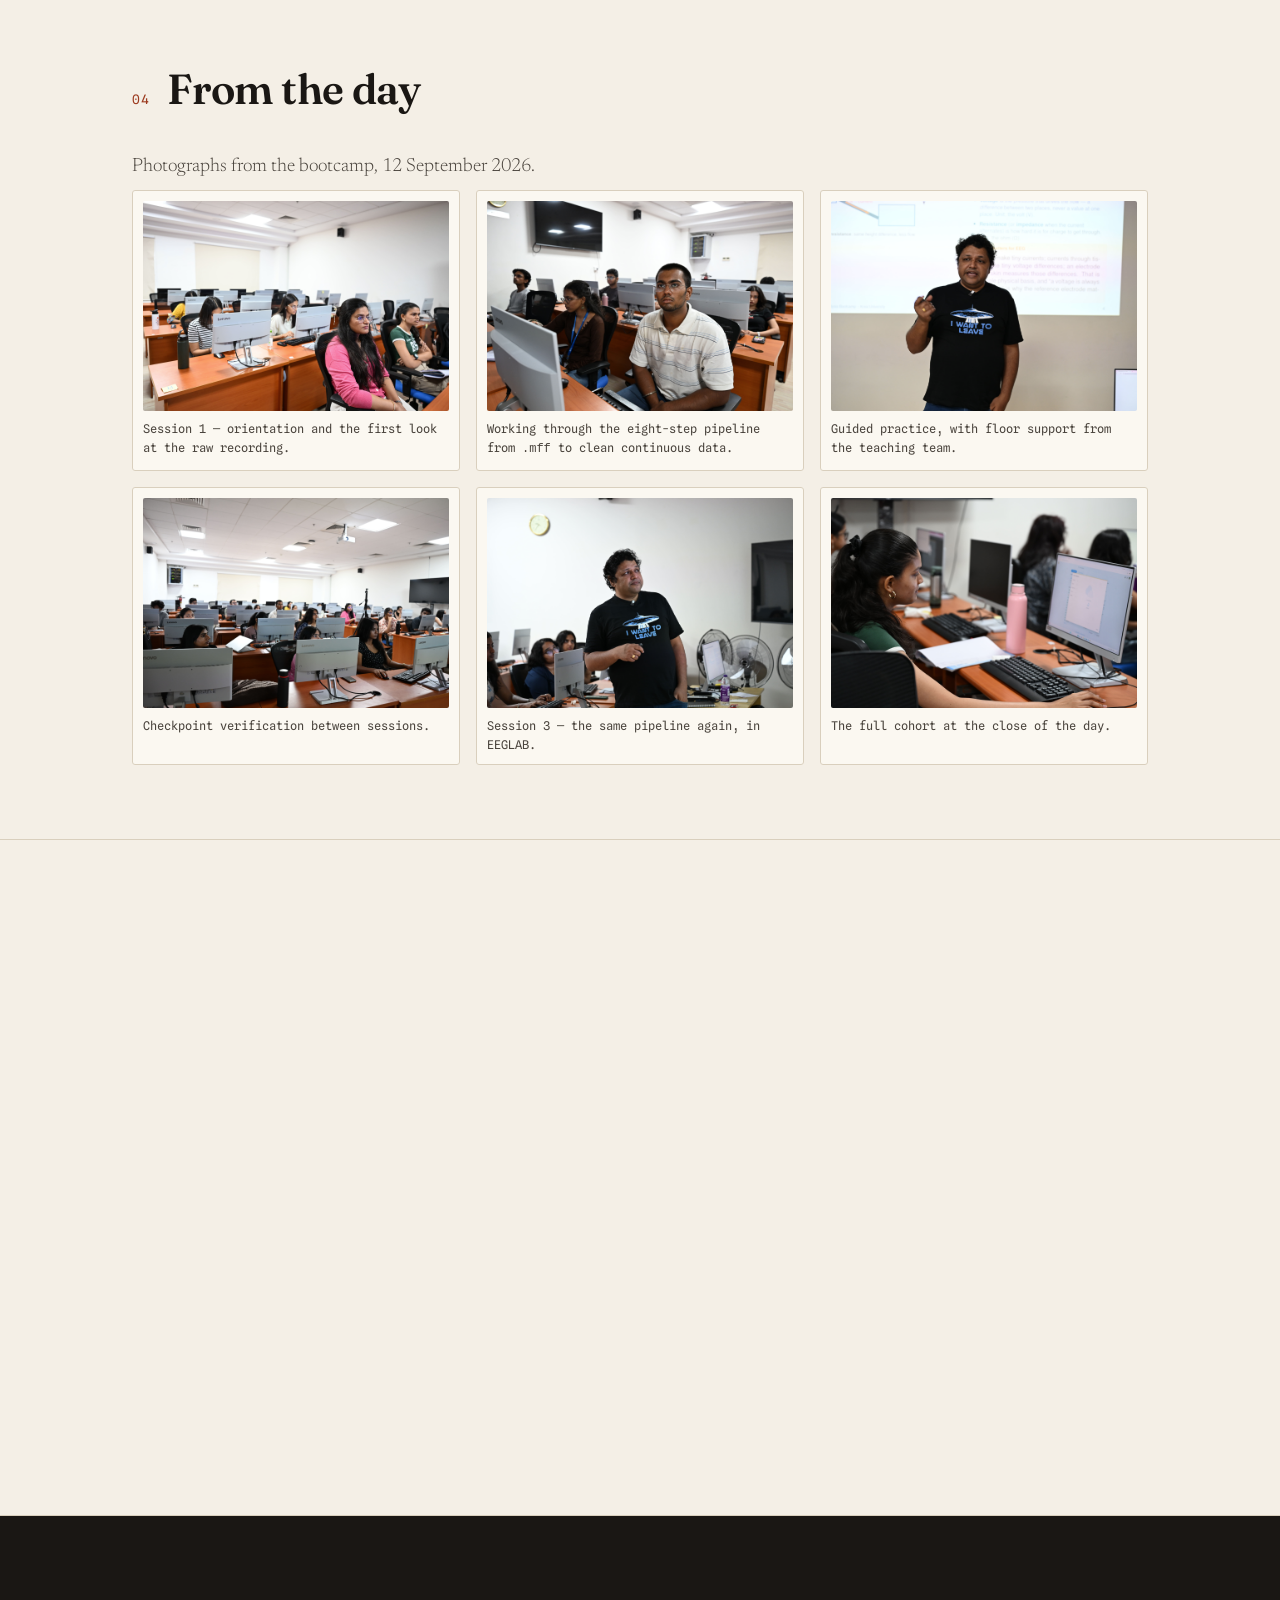
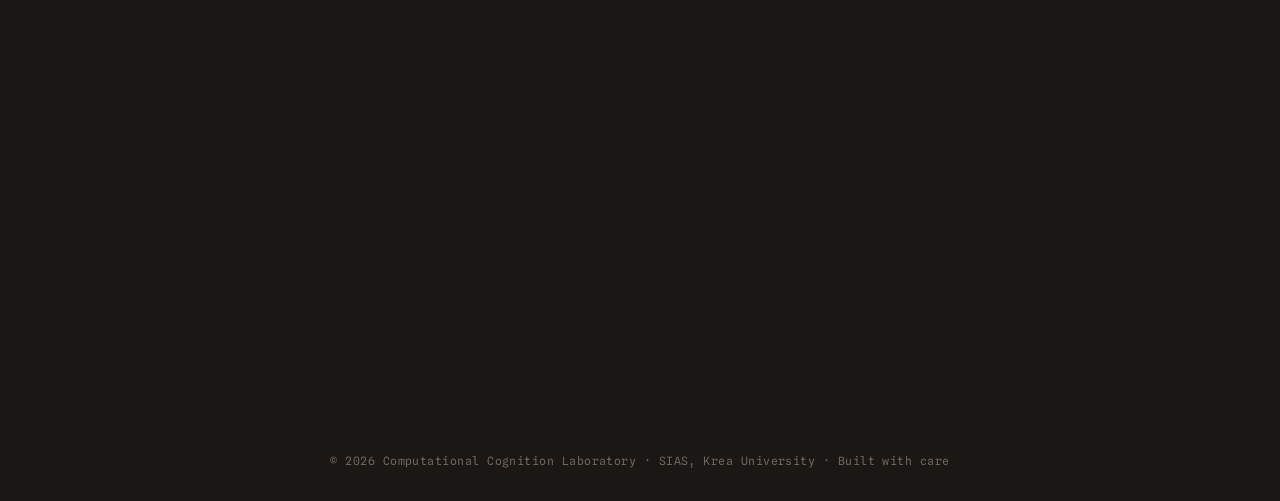
<file: bootcamp.html>
<!DOCTYPE html>
<html lang="en">
<head>
<meta charset="UTF-8" />
<meta name="viewport" content="width=device-width, initial-scale=1.0" />
<title>EEG Analysis Bootcamp · 12 September 2026 · Computational Cognition Laboratory, Krea University</title>
<meta name="description" content="A one-day hands-on EEG analysis bootcamp at SIAS, Krea University: from a raw 64-channel recording to an event-related potential in MNE-Python, then replicated in EEGLAB. Saturday 12 September 2026." />
<link rel="preconnect" href="https://fonts.googleapis.com">
<link rel="preconnect" href="https://fonts.gstatic.com" crossorigin>
<link href="https://fonts.googleapis.com/css2?family=Fraunces:opsz,wght@9..144,400;9..144,500;9..144,600;9..144,700&family=Newsreader:opsz,wght@6..72,300;6..72,400;6..72,500;6..72,600&family=Spline+Sans+Mono:wght@400;500&display=swap" rel="stylesheet">
<link rel="stylesheet" href="site.css?v=20260917">
</head>
<body>

<nav>
  <div class="wrap">
    <a class="brand" href="index.html">Computational&nbsp;Cognition&nbsp;<b>Lab</b></a>
    <button class="nav-toggle" id="navToggle" aria-label="menu"><span></span><span></span><span></span></button>
    <ul id="navMenu">
      <li><a href="index.html#research">Research</a></li>
      <li><a href="index.html#publications">Publications</a></li>
      <li><a href="index.html#people">People</a></li>
      <li><a href="index.html#cv">CV</a></li>
      <li><a href="bootcamp.html" class="active">EEG Bootcamp</a></li>
      <li><a href="sna-bootcamp.html">SNA Bootcamp</a></li>
      <li><a href="index.html#contact">Contact</a></li>
    </ul>
  </div>
</nav>

<header class="page">
  <div class="wrap">
    <div class="hero-grid">
      <div>
        <div class="eyebrow">PSYC239 · Programming for Psychologists</div>
        <h1>EEG Analysis <em>Bootcamp</em></h1>
        <div class="datebadge">Saturday, 12 September 2026 · 09:15 – 17:00</div><span class="pastbadge">Held</span>
        <p class="lede">From a raw 64-channel recording to a clean event-related potential, <strong>twice</strong>: scripted in Python with MNE, then replicated in MATLAB with EEGLAB. Three sessions, six contact hours, one real dataset, three checkpoints.</p>
        <a class="btn" href="#photos">Photographs from the day</a>
        <a class="btn ghost" href="bootcamp/EEG_Bootcamp_Brochure_12Sep2026.pdf">Brochure (PDF)</a>
        <a class="btn ghost" href="#schedule">Schedule</a>
      </div>
      <aside class="pi-card">
        <h3>At a glance</h3>
        <div class="meta">
          <span>Computer lab, SIAS, Krea University, Sri City (room to be confirmed)</span>
          <span>Instructor: Dr. Rakesh Sengupta</span>
          <span>Teaching Fellow: Lekhana Priya Gundapaneni</span>
          <span>TAs: Rakshitaasai Karthinarayanan · Arush Menon</span>
          <a href="mailto:rakesh.sengupta@krea.edu.in">rakesh.sengupta@krea.edu.in</a>
        </div>
      </aside>
    </div>
    <figure class="hero-visual reveal">
      <img src="assets/bc_pipeline.png" alt="The eight-step pipeline: load, inspect, montage, filter, bad channels, interpolate, re-reference, save">
      <figcaption>Session 1's pipeline: eight steps from a raw <code>.mff</code> to a clean continuous file. Session 2 continues to epochs and ERPs; Session 3 repeats everything in EEGLAB.</figcaption>
    </figure>
  </div>
</header>

<section id="about">
  <div class="wrap">
    <div class="sec-head reveal"><span class="sec-num">01</span><div><h2>What the day is about</h2></div></div>
    <p class="sec-intro reveal">Every participant takes one real recording — a 64-channel EGI dataset from the lab's covert/overt articulation study — from the file on disk to a finished ERP, first in Python with MNE, then again in MATLAB with EEGLAB. The point is not only the pipeline but the comparison: what each step does, why two toolboxes make the same decisions in different clothing, and how to read a Methods section critically.</p>
    <div class="themes reveal" style="grid-template-columns:repeat(3,1fr);margin-top:30px;">
      <div class="theme"><span class="tnum">Session 1 · 09:30</span><h4>MNE I — raw to clean</h4><p>Sampling, channels, reference; loading an <code>.mff</code>; filtering; bad channels; average reference. Checkpoint 1: a filtered, re-referenced power spectrum.</p></div>
      <div class="theme"><span class="tnum">Session 2 · 11:45</span><h4>MNE II — clean to ERP</h4><p>ICA for eye and muscle artefacts; events and epochs; averaging; topographic maps; a first look at time–frequency analysis. Checkpoint 2: an evoked plot with a topomap.</p></div>
      <div class="theme"><span class="tnum">Session 3 · 14:45</span><h4>The EEGLAB round</h4><p>The same pipeline replicated in EEGLAB with ICLabel; side-by-side comparison of the two ERPs and where they differ. Checkpoint 3: an EEGLAB ERP and a saved <code>.set</code>.</p></div>
    </div>
    <div class="twocol">
      <div>
        <h4>By the end of the day, each participant has</h4>
        <ul>
          <li>a working Jupyter notebook that loads, filters, cleans, epochs and averages the dataset in MNE-Python;</li>
          <li>an EEGLAB <code>.set</code> file and script reproducing the same pipeline;</li>
          <li>a one-page written comparison of the two outputs (take-home, due Friday 18 September);</li>
          <li>a Methods paragraph they can defend, written from their own numbers.</li>
        </ul>
      </div>
      <div>
        <h4>Who should attend, and what to bring</h4>
        <p>Students of PSYC239. Other SIAS students with an interest in cognitive neuroscience are welcome as seats allow. No prior EEG experience is assumed; basic Python familiarity helps. Bring your own laptop and charger; install instructions are circulated the week before, with an optional install clinic on the Thursday. Lab machines with MATLAB licences are reserved for the EEGLAB session, with pairing allowed.</p>
      </div>
    </div>
  </div>
</section>

<section id="schedule">
  <div class="wrap">
    <div class="sec-head reveal"><span class="sec-num">02</span><div><h2>Schedule</h2></div></div>
    <table class="sched reveal">
      <tr><th>Time</th><th>Block</th><th>Content</th></tr>
      <tr><td>09:15</td><td><b>Arrival</b></td><td>Setup, environment check, dataset copy verification</td></tr>
      <tr><td>09:30</td><td><b>Session 1</b></td><td>MNE I: orientation; loading and inspecting; filtering; bad channels and re-referencing; guided practice → Checkpoint 1</td></tr>
      <tr><td>11:30</td><td>Break</td><td></td></tr>
      <tr><td>11:45</td><td><b>Session 2</b></td><td>MNE II: ICA; events and epochs; averaging and visualisation; guided practice → Checkpoint 2; stretch: time–frequency</td></tr>
      <tr><td>13:45</td><td>Lunch</td><td>TA team debrief; pairing for the afternoon</td></tr>
      <tr><td>14:45</td><td><b>Session 3</b></td><td>The EEGLAB round: orientation; import; replication; ERP and comparison; guided practice → Checkpoint 3; scripting versus GUI</td></tr>
      <tr class="hl"><td>16:45</td><td><b>Wrap-up</b></td><td>Take-home assignment briefing; feedback form</td></tr>
    </table>
  </div>
</section>

<section id="dataset">
  <div class="wrap">
    <div class="sec-head reveal"><span class="sec-num">03</span><div><h2>The dataset, and what it looks like</h2></div></div>
    <p class="sec-intro reveal">One anonymised participant from the lab's study of alpha-band power during covert and overt articulation (Gundapaneni, Sengupta, Mandal &amp; Maganti, in press): a 22-minute, 250 Hz, 64-channel EGI recording with 200 cued trials across five conditions. Participants work with the same file, the same event codes and the same preprocessing decisions that appear in the published Methods. Every figure below was produced from that recording with the bootcamp's own pipeline.</p>
    <div class="gallery reveal">
      <figure class="wide"><img src="assets/bc_psd.png" alt="Power spectral density after filtering"><figcaption>Checkpoint 1. The power spectrum after a 0.1–40 Hz band-pass, 50 Hz notch, channel repair and average reference. The peak at 10 Hz is the participant's own alpha rhythm.</figcaption></figure>
      <figure><img src="assets/bc_sensors.png" alt="Sensor layout of the HydroCel GSN 64 net"><figcaption>The HydroCel GSN 64 layout, as MNE reads it from the recording's own coordinates file.</figcaption></figure>
      <figure><img src="assets/bc_ica.png" alt="ICA component scalp maps"><figcaption>Session 2. Independent components: the blink (ICA001) and horizontal eye movements (ICA002) beside components that look like brain.</figcaption></figure>
      <figure class="wide"><img src="assets/bc_erp.png" alt="Butterfly plot and scalp maps of the overt-word ERP"><figcaption>Checkpoint 2. The cue-locked ERP for overt words with scalp maps at three latencies. The late drift on the outermost channels is the mouth starting to move — a point the bootcamp makes explicitly.</figcaption></figure>
      <figure class="wide"><img src="assets/bc_tfr.png" alt="Time–frequency maps for overt, covert and control conditions"><figcaption>Stretch block. Alpha power relative to the preceding rest period for overt, covert and control trials, computed the way the study did it.</figcaption></figure>
    </div>
  </div>
</section>


<section id="photos">
  <div class="wrap">
    <div class="sec-head reveal"><span class="sec-num">04</span><div><h2>From the day</h2></div></div>
    <p class="sec-intro reveal">Photographs from the bootcamp, 12 September 2026.</p>
    <div class="photos reveal">
      <figure><img src="images/DSC_5877.JPG" loading="lazy" alt="Participants at the EEG Analysis Bootcamp, Krea University, 12 September 2026"><figcaption>Session 1 — orientation and the first look at the raw recording.</figcaption></figure>
      <figure><img src="images/DSC_5879.JPG" loading="lazy" alt="Participants working through the MNE-Python pipeline"><figcaption>Working through the eight-step pipeline from <code>.mff</code> to clean continuous data.</figcaption></figure>
      <figure><img src="images/DSC_5882.JPG" loading="lazy" alt="Floor support during the guided practice block"><figcaption>Guided practice, with floor support from the teaching team.</figcaption></figure>
      <figure><img src="images/DSC_5898.JPG" loading="lazy" alt="Checkpoint verification during the bootcamp"><figcaption>Checkpoint verification between sessions.</figcaption></figure>
      <figure><img src="images/DSC_5900.JPG" loading="lazy" alt="The EEGLAB replication session"><figcaption>Session 3 — the same pipeline again, in EEGLAB.</figcaption></figure>
      <figure><img src="images/DSC_5962.JPG" loading="lazy" alt="Participants and teaching team at the close of the bootcamp"><figcaption>The full cohort at the close of the day.</figcaption></figure>
    </div>
  </div>
</section>

<section id="team">
  <div class="wrap">
    <div class="sec-head reveal"><span class="sec-num">05</span><div><h2>Teaching team</h2></div></div>
    <div class="themes reveal" style="grid-template-columns:repeat(2,1fr);">
      <div class="theme" style="display:grid;grid-template-columns:110px 1fr;gap:20px;align-items:start;">
        <img src="assets/rakesh.jpg" alt="Dr. Rakesh Sengupta" style="margin:0;height:128px;object-fit:cover;">
        <div><span class="tnum">Instructor</span><h4>Dr. Rakesh Sengupta</h4><p>Assistant Professor, SIAS; Principal Investigator, Computational Cognition Laboratory. Computational neuroscience of number, memory and time; runs the laboratory's EEG programme.</p></div>
      </div>
      <div class="theme"><span class="tnum">Teaching Fellow</span><h4>Lekhana Priya Gundapaneni</h4><p>Overall coordination, co-instruction, checkpoint verification. First author of the study the dataset comes from.</p></div>
      <div class="theme"><span class="tnum">Teaching Assistant</span><h4>Rakshitaasai Karthinarayanan</h4><p>Python and MNE floor support; environment and package troubleshooting; the shared “fixes” document.</p></div>
      <div class="theme"><span class="tnum">Teaching Assistant</span><h4>Arush Menon</h4><p>MATLAB and EEGLAB setup and floor support; lab-machine plugins (MFFMatlabIO, ICLabel); room and logistics.</p></div>
    </div>
  </div>
</section>

<section id="contact">
  <div class="wrap">
    <div class="sec-head reveal"><span class="sec-num">06</span><div><h2>Practical information</h2></div></div>
    <div class="contact-grid">
      <div class="reveal"><p>Questions about attending, seats for non-PSYC239 students, or bringing your own dataset for the practice blocks: write to the instructor. Participants are set up at an install clinic on the Thursday before the event; the dataset and a backup are provided on the day.</p></div>
      <div class="contact-block reveal">
        <span class="lbl">Date</span>Saturday, 12 September 2026
        <span class="lbl">Time</span>09:15 arrival · sessions 09:30–17:00
        <span class="lbl">Venue</span>Computer lab, SIAS, Krea University, Sri City
        <span class="lbl">Contact</span><a href="mailto:rakesh.sengupta@krea.edu.in">rakesh.sengupta@krea.edu.in</a>
      </div>
    </div>
  </div>
</section>

<footer>© <span id="yr"></span> Computational Cognition Laboratory · SIAS, Krea University · Built with care</footer>

<script>
  const tog = document.getElementById('navToggle'); const menu = document.getElementById('navMenu');
  tog.addEventListener('click',()=>menu.classList.toggle('open'));
  menu.querySelectorAll('a').forEach(a=>a.addEventListener('click',()=>menu.classList.remove('open')));
  const io = new IntersectionObserver((entries)=>{entries.forEach(e=>{ if(e.isIntersecting){ e.target.classList.add('in'); io.unobserve(e.target);} });},{threshold:.12});
  document.querySelectorAll('.reveal').forEach(el=>io.observe(el));
  document.getElementById('yr').textContent = new Date().getFullYear();
</script>
</body>
</html>
</file>
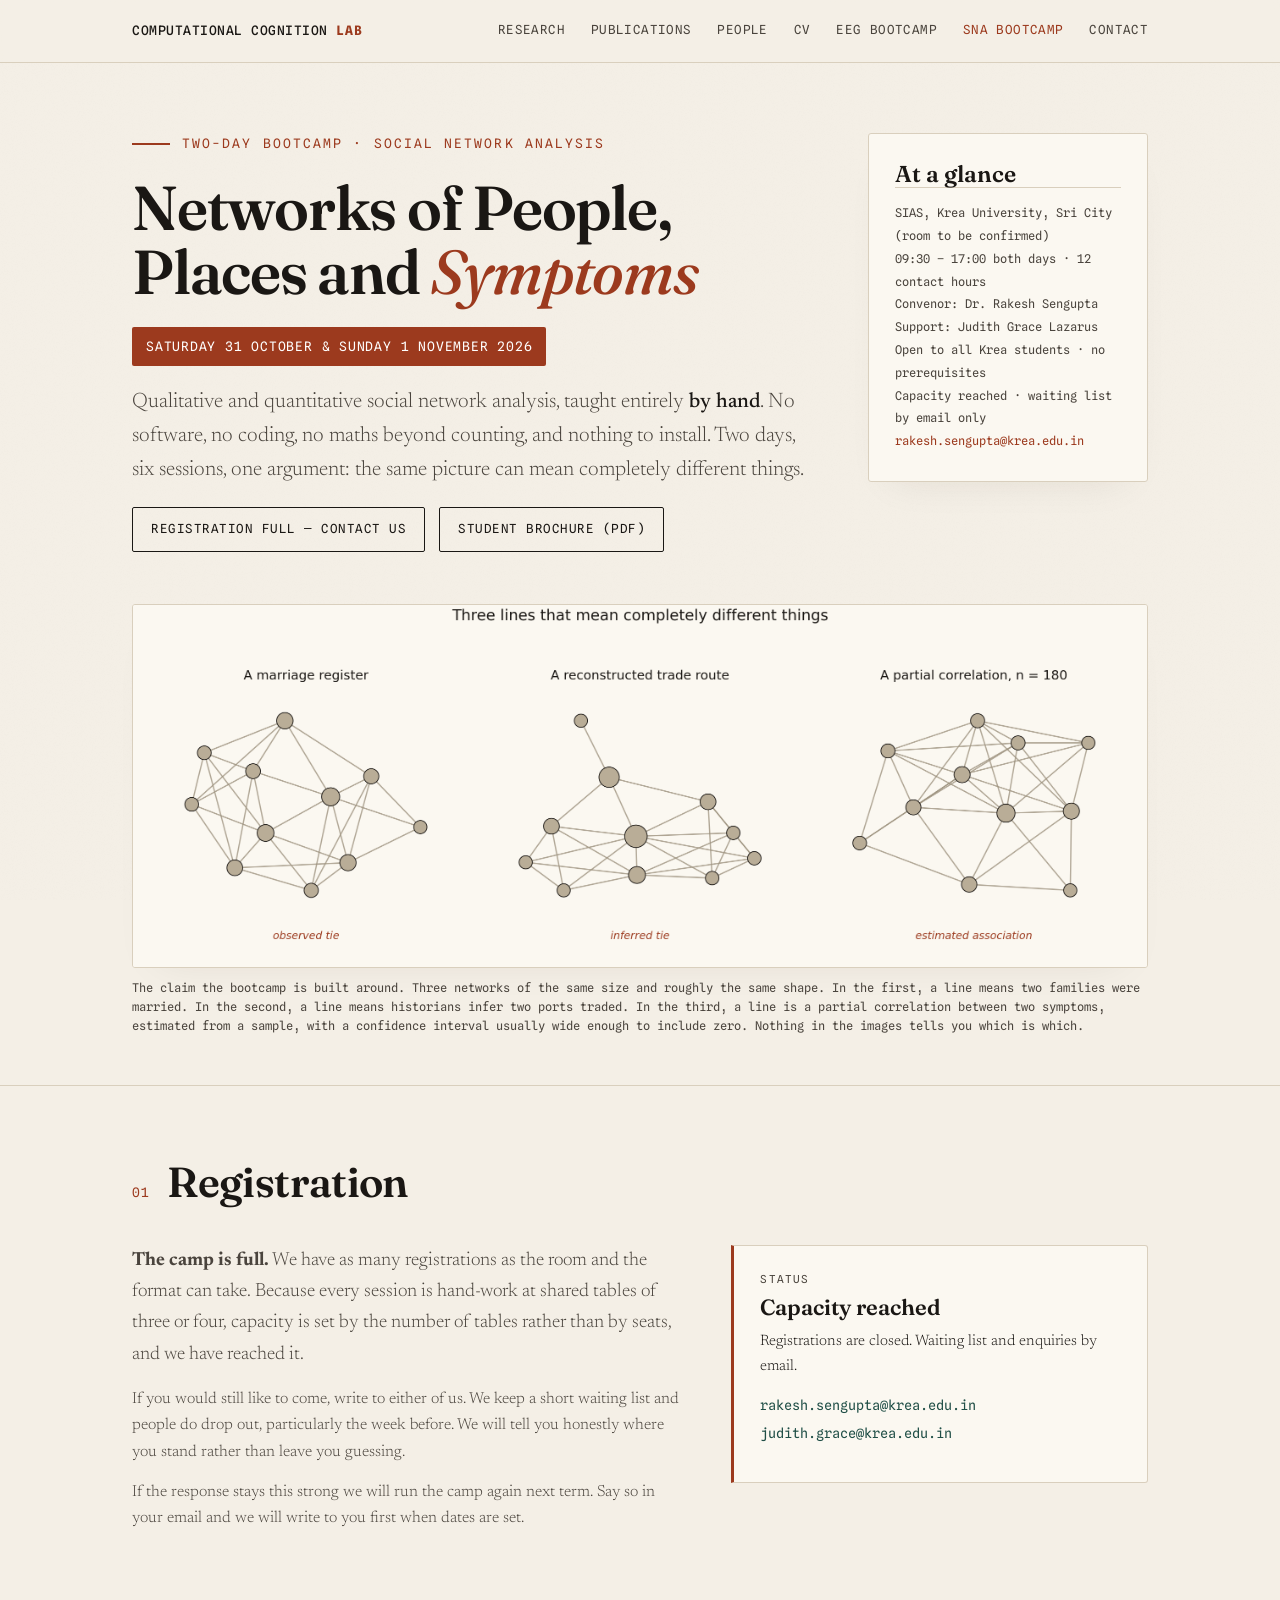
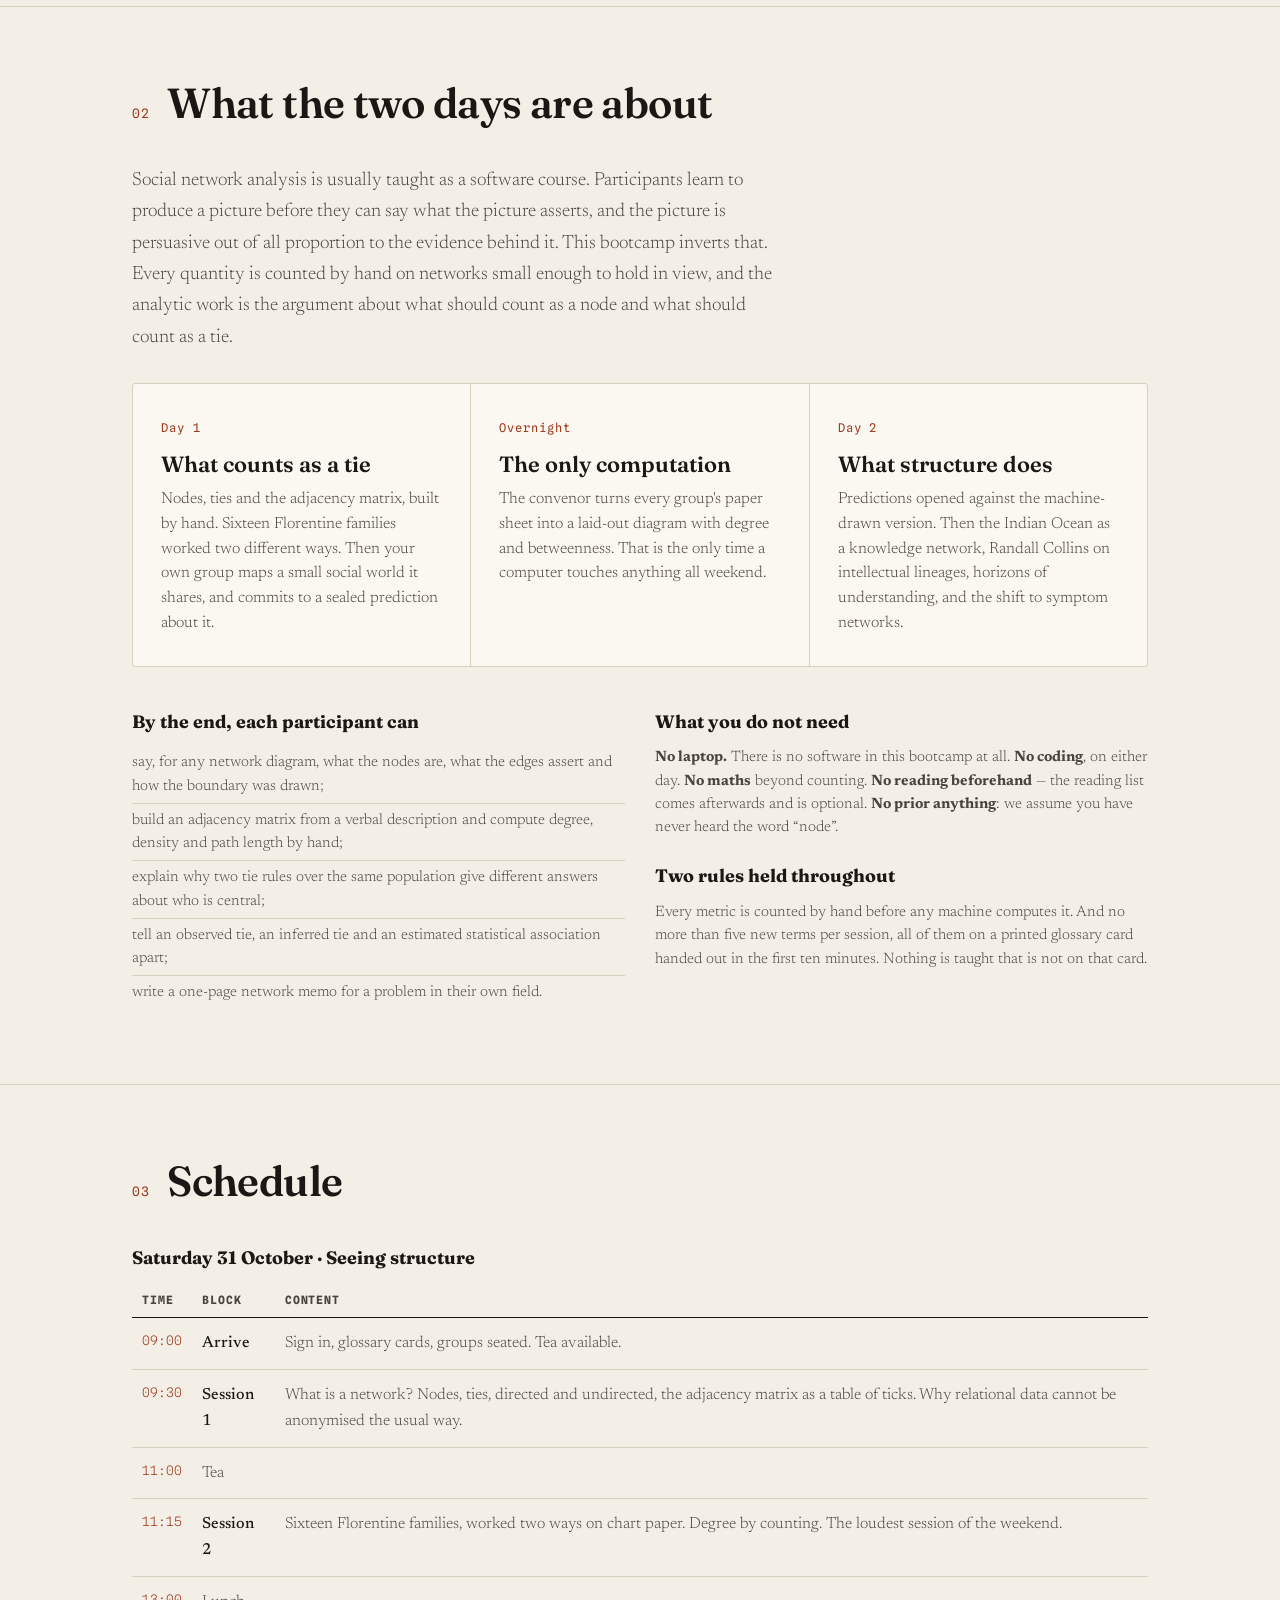
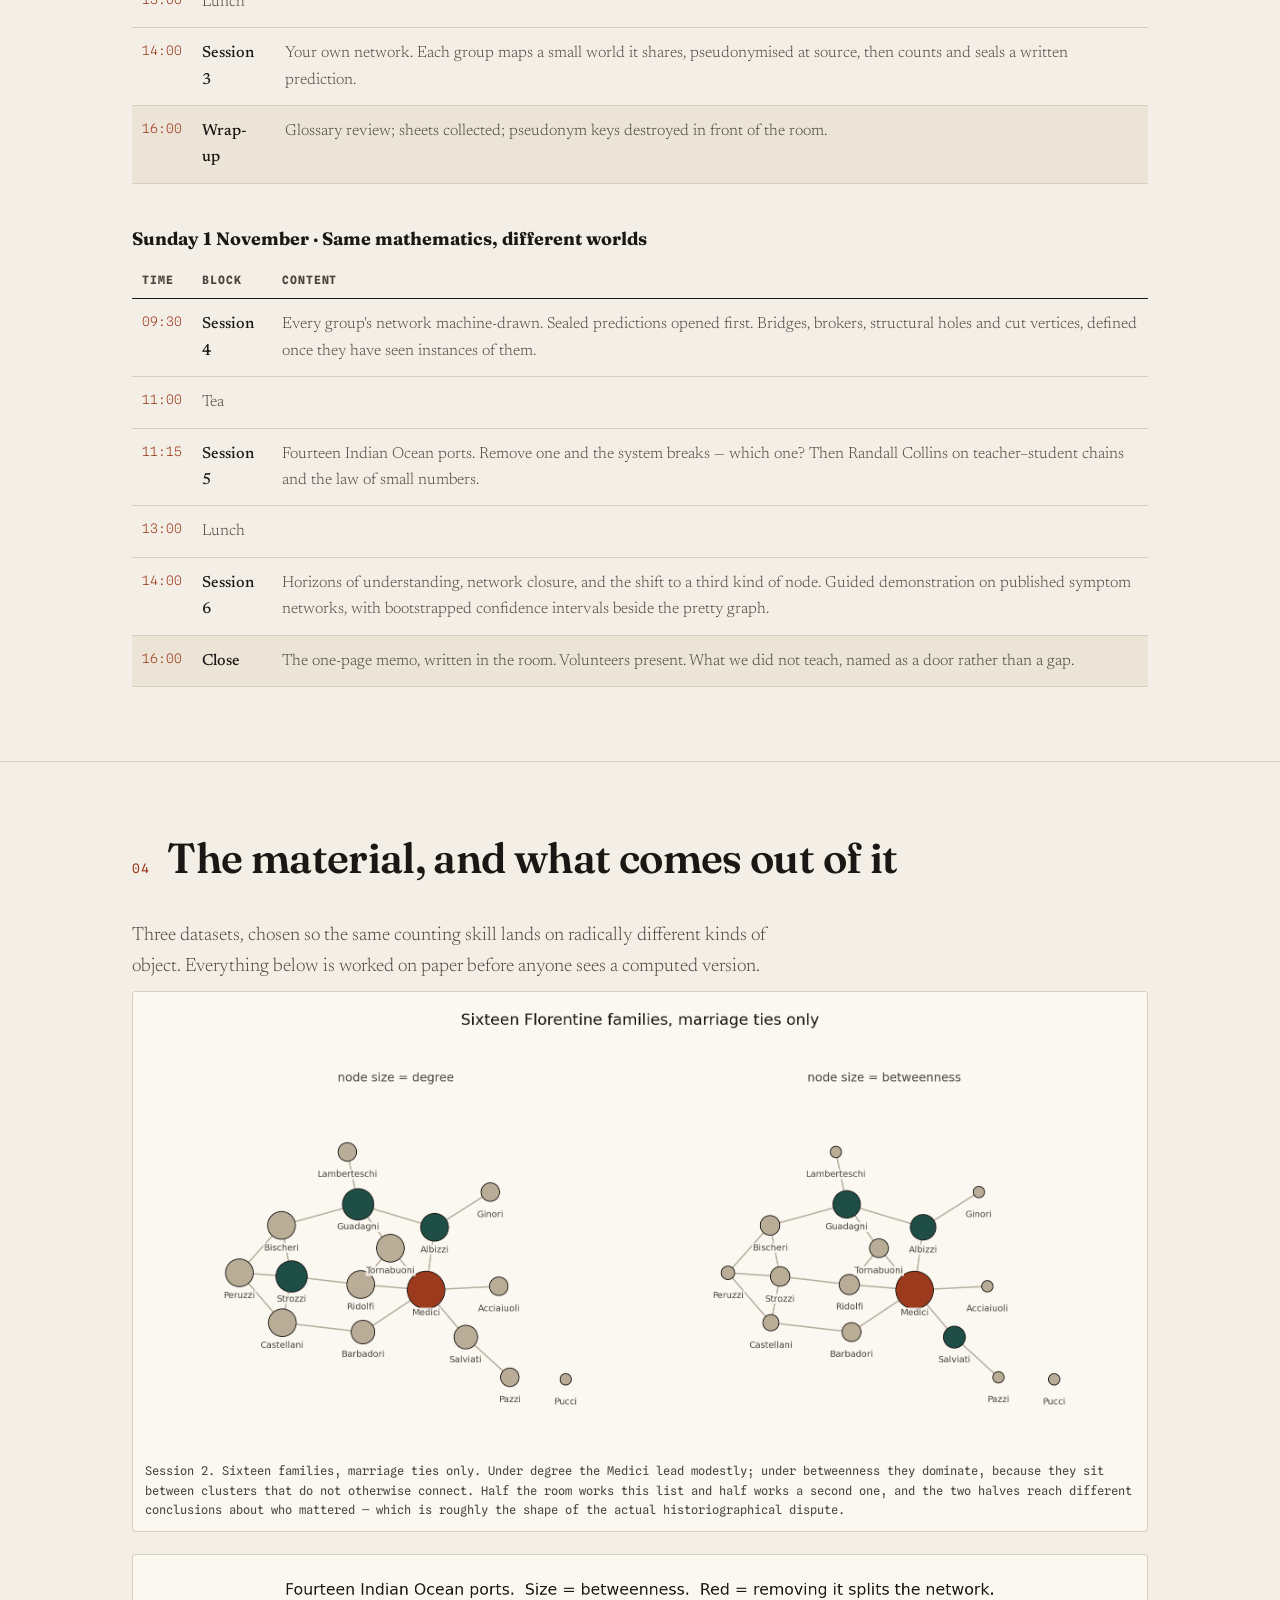
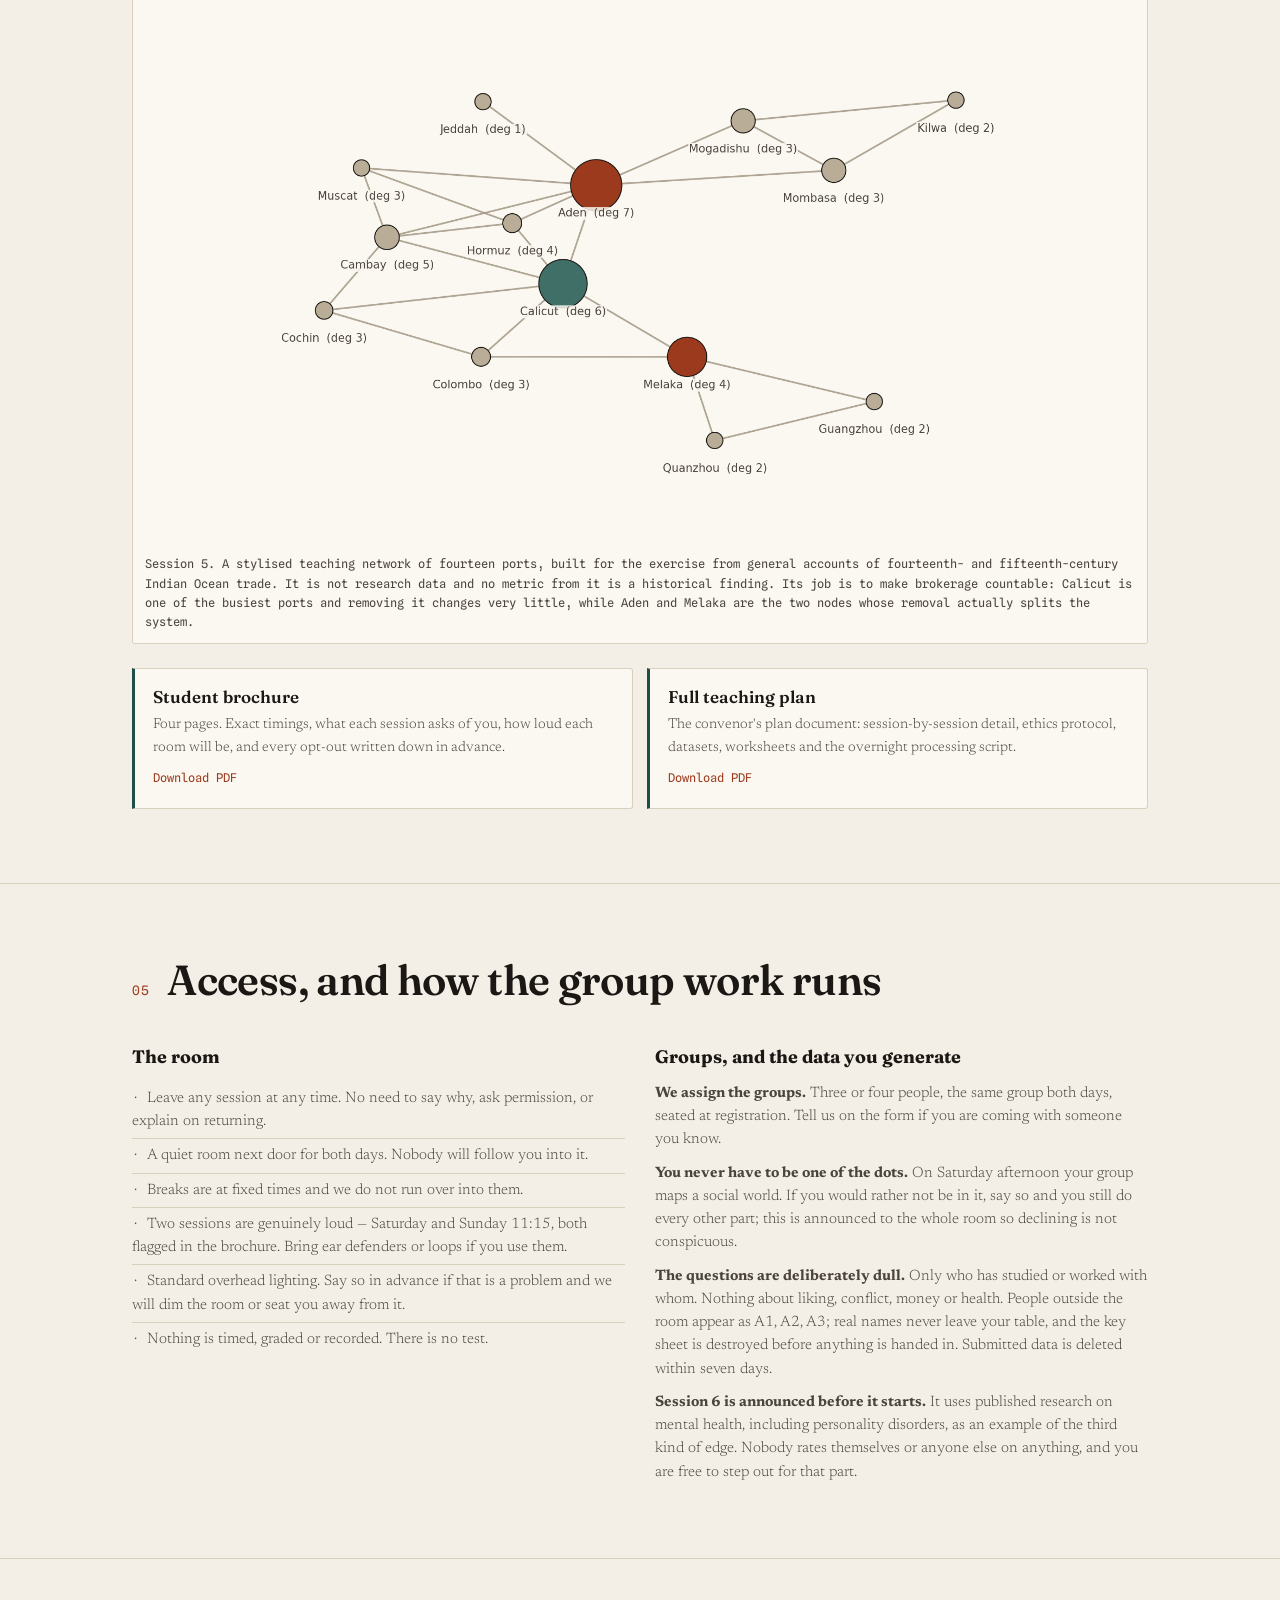
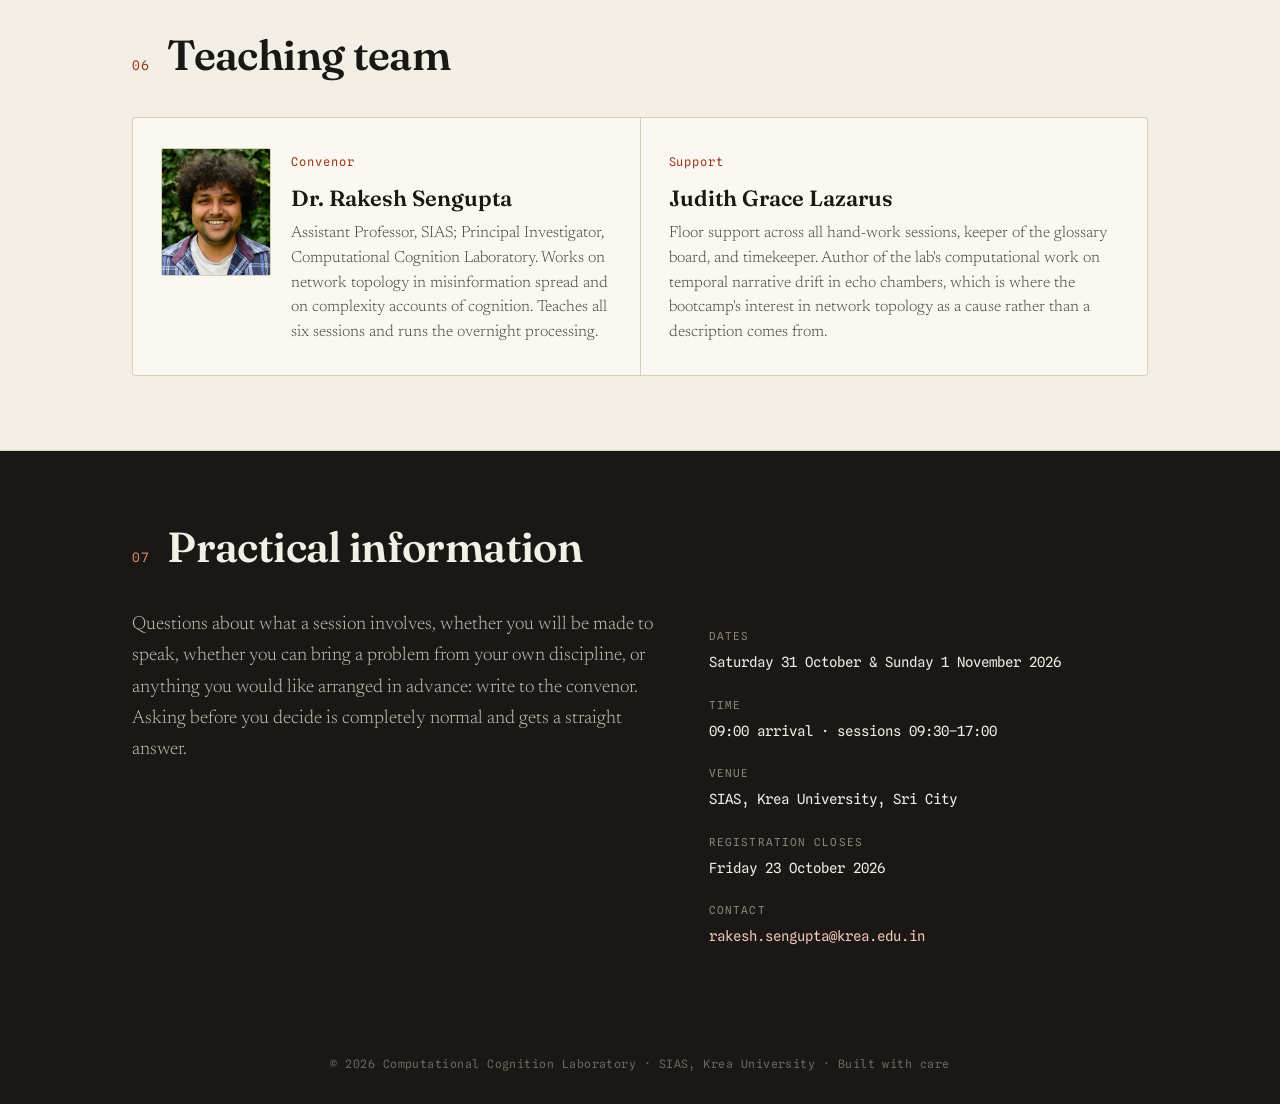
<file: sna-bootcamp.html>
<!DOCTYPE html>
<html lang="en">
<head>
<meta charset="UTF-8" />
<meta name="viewport" content="width=device-width, initial-scale=1.0" />
<title>Networks of People, Places and Symptoms · SNA Bootcamp · 31 Oct – 1 Nov 2026 · Computational Cognition Laboratory, Krea University</title>
<meta name="description" content="A two-day social network analysis bootcamp at SIAS, Krea University, 31 October and 1 November 2026. Qualitative and quantitative SNA taught entirely by hand — no software, no coding, no prerequisites." />
<link rel="preconnect" href="https://fonts.googleapis.com">
<link rel="preconnect" href="https://fonts.gstatic.com" crossorigin>
<link href="https://fonts.googleapis.com/css2?family=Fraunces:opsz,wght@9..144,400;9..144,500;9..144,600;9..144,700&family=Newsreader:opsz,wght@6..72,300;6..72,400;6..72,500;6..72,600&family=Spline+Sans+Mono:wght@400;500&display=swap" rel="stylesheet">
<link rel="stylesheet" href="site.css?v=20260917">
</head>
<body>

<nav>
  <div class="wrap">
    <a class="brand" href="index.html">Computational&nbsp;Cognition&nbsp;<b>Lab</b></a>
    <button class="nav-toggle" id="navToggle" aria-label="menu"><span></span><span></span><span></span></button>
    <ul id="navMenu">
      <li><a href="index.html#research">Research</a></li>
      <li><a href="index.html#publications">Publications</a></li>
      <li><a href="index.html#people">People</a></li>
      <li><a href="index.html#cv">CV</a></li>
      <li><a href="bootcamp.html">EEG Bootcamp</a></li>
      <li><a href="sna-bootcamp.html" class="active">SNA Bootcamp</a></li>
      <li><a href="index.html#contact">Contact</a></li>
    </ul>
  </div>
</nav>

<header class="page">
  <div class="wrap">
    <div class="hero-grid">
      <div>
        <div class="eyebrow">Two-day bootcamp · Social network analysis</div>
        <h1>Networks of People, Places and <em>Symptoms</em></h1>
        <div class="datebadge">Saturday 31 October &amp; Sunday 1 November 2026</div>
        <p class="lede">Qualitative and quantitative social network analysis, taught entirely <strong>by hand</strong>. No software, no coding, no maths beyond counting, and nothing to install. Two days, six sessions, one argument: the same picture can mean completely different things.</p>
        <a class="btn ghost" href="#signup" id="heroCta">Registration full — contact us</a>
        <a class="btn ghost" href="bootcamp/SNA_Bootcamp_Brochure_31Oct2026.pdf">Student brochure (PDF)</a>
      </div>
      <aside class="pi-card">
        <h3>At a glance</h3>
        <div class="meta">
          <span>SIAS, Krea University, Sri City (room to be confirmed)</span>
          <span>09:30 – 17:00 both days · 12 contact hours</span>
          <span>Convenor: Dr. Rakesh Sengupta</span>
          <span>Support: Judith Grace Lazarus</span>
          <span>Open to all Krea students · no prerequisites</span>
          <span>Capacity reached · waiting list by email only</span>
          <a href="mailto:rakesh.sengupta@krea.edu.in">rakesh.sengupta@krea.edu.in</a>
        </div>
      </aside>
    </div>
    <figure class="hero-visual reveal">
      <img src="assets/sna_ontologies.png" alt="Three network diagrams that look almost identical, labelled observed tie, inferred tie, and estimated association">
      <figcaption>The claim the bootcamp is built around. Three networks of the same size and roughly the same shape. In the first, a line means two families were married. In the second, a line means historians infer two ports traded. In the third, a line is a partial correlation between two symptoms, estimated from a sample, with a confidence interval usually wide enough to include zero. Nothing in the images tells you which is which.</figcaption>
    </figure>
  </div>
</header>

<!-- ============ SIGN UP ============ -->
<section id="signup">
  <div class="wrap">
    <div class="sec-head reveal"><span class="sec-num">01</span><div><h2>Registration</h2></div></div>

    <div class="signup-grid reveal">
      <div>
        <p class="sec-intro" style="margin-bottom:16px;"><strong>The camp is full.</strong> We have as many registrations as the room and the format can take. Because every session is hand-work at shared tables of three or four, capacity is set by the number of tables rather than by seats, and we have reached it.</p>
        <p style="font-size:16px;color:var(--ink-soft);font-weight:300;">If you would still like to come, write to either of us. We keep a short waiting list and people do drop out, particularly the week before. We will tell you honestly where you stand rather than leave you guessing.</p>
        <p style="font-size:16px;color:var(--ink-soft);font-weight:300;margin-top:14px;">If the response stays this strong we will run the camp again next term. Say so in your email and we will write to you first when dates are set.</p>
      </div>

      <div class="signup-box">
        <span class="lbl">Status</span>
        <div class="deadline">Capacity reached</div>
        <p style="font-size:15px;font-weight:300;margin:10px 0 0;">Registrations are closed. Waiting list and enquiries by email.</p>
        <div class="contact-pair">
          <a href="mailto:rakesh.sengupta@krea.edu.in?subject=SNA%20Bootcamp%20%E2%80%94%20waiting%20list">rakesh.sengupta@krea.edu.in</a>
          <a href="mailto:judith.grace@krea.edu.in?subject=SNA%20Bootcamp%20%E2%80%94%20waiting%20list">judith.grace@krea.edu.in</a>
        </div>
        <div class="countdown" id="countdown"></div>
      </div>
    </div>

    <!-- the form itself -->
    <div id="formWrap" class="reveal">
      <form id="interestForm" class="eoi"
            action="https://formsubmit.co/rakesh.sengupta@krea.edu.in"
            method="POST">

        <!-- FormSubmit configuration -->
        <input type="hidden" name="_subject" value="SNA Bootcamp — expression of interest">
        <input type="hidden" name="_cc" value="judith.grace@krea.edu.in">
        <input type="hidden" name="_template" value="table">
        <input type="hidden" name="_captcha" value="false">
        <input type="text" name="_honey" style="display:none" tabindex="-1" autocomplete="off" aria-hidden="true">

        <div class="frow">
          <label class="fld">
            <span>Full name <i>required</i></span>
            <input type="text" name="Name" required autocomplete="name">
          </label>
          <label class="fld">
            <span>Krea email <i>required</i></span>
            <input type="email" name="Email" required autocomplete="email" placeholder="you@krea.edu.in">
          </label>
        </div>

        <fieldset class="fld radios">
          <legend>I am <i>required</i></legend>
          <label class="opt"><input type="radio" name="Role" value="Student" required> Student</label>
          <label class="opt"><input type="radio" name="Role" value="Faculty or staff"> Faculty or staff</label>
        </fieldset>

        <!-- student-only -->
        <div id="studentBlock" class="subblock" hidden>
          <div class="frow">
            <label class="fld">
              <span>Year of study</span>
              <select name="Year of study">
                <option value="">Select…</option>
                <option>1st year</option><option>2nd year</option>
                <option>3rd year</option><option>4th year</option>
                <option>Postgraduate</option><option>Other</option>
              </select>
            </label>
            <label class="fld">
              <span>Roll number</span>
              <input type="text" name="Roll number" autocomplete="off">
            </label>
          </div>
          <div class="frow">
            <label class="fld">
              <span>Discipline / programme</span>
              <input type="text" name="Discipline" placeholder="e.g. Psychology, SIAS">
            </label>
            <label class="fld">
              <span>Major and minor</span>
              <input type="text" name="Major and minor" placeholder="e.g. Major Psychology, Minor History">
            </label>
          </div>
        </div>

        <!-- faculty-only -->
        <div id="facultyBlock" class="subblock" hidden>
          <label class="fld">
            <span>Department or role</span>
            <input type="text" name="Department or role">
          </label>
        </div>

        <label class="fld">
          <span>One sentence on why this interests you <i>required</i></span>
          <textarea name="Why this interests you" rows="3" maxlength="320" required
            placeholder="One sentence is genuinely enough. We are not marking it."></textarea>
          <em class="hint"><span id="charCount">0</span>/320</em>
        </label>

        <label class="fld">
          <span>Coming with someone you already know? <i>optional</i></span>
          <input type="text" name="Coming with" placeholder="Their name, so we can seat you at the same table">
        </label>

        <label class="fld">
          <span>Anything we should arrange for you in advance? <i>optional</i></span>
          <textarea name="Anything to arrange" rows="2"
            placeholder="Seating, lighting, quiet space, anything at all. This goes only to the convenor."></textarea>
        </label>

        <div class="fsubmit">
          <button type="submit" class="btn" id="submitBtn">Send expression of interest</button>
          <span class="fnote">You will get a reply either way. Sending this does not confirm a seat.</span>
        </div>

        <div id="formMsg" class="fmsg" role="status" aria-live="polite"></div>
      </form>
    </div>

    <div id="closedBox" class="signup-box" style="display:none;margin-top:10px;">
      <span class="lbl">Interest form</span>
      <div class="deadline">Closed</div>
      <p style="font-size:15px;font-weight:300;margin-top:8px;">The form closed on 23 October 2026. If you would still like a seat, write to
      <a href="mailto:rakesh.sengupta@krea.edu.in?subject=SNA%20Bootcamp%20%E2%80%94%20late%20interest">rakesh.sengupta@krea.edu.in</a> and we will tell you honestly whether the room has space.</p>
    </div>
  </div>
</section>

<!-- ============ ABOUT ============ -->
<section id="about">
  <div class="wrap">
    <div class="sec-head reveal"><span class="sec-num">02</span><div><h2>What the two days are about</h2></div></div>
    <p class="sec-intro reveal">Social network analysis is usually taught as a software course. Participants learn to produce a picture before they can say what the picture asserts, and the picture is persuasive out of all proportion to the evidence behind it. This bootcamp inverts that. Every quantity is counted by hand on networks small enough to hold in view, and the analytic work is the argument about what should count as a node and what should count as a tie.</p>

    <div class="themes reveal" style="grid-template-columns:repeat(3,1fr);margin-top:30px;">
      <div class="theme"><span class="tnum">Day 1</span><h4>What counts as a tie</h4><p>Nodes, ties and the adjacency matrix, built by hand. Sixteen Florentine families worked two different ways. Then your own group maps a small social world it shares, and commits to a sealed prediction about it.</p></div>
      <div class="theme"><span class="tnum">Overnight</span><h4>The only computation</h4><p>The convenor turns every group's paper sheet into a laid-out diagram with degree and betweenness. That is the only time a computer touches anything all weekend.</p></div>
      <div class="theme"><span class="tnum">Day 2</span><h4>What structure does</h4><p>Predictions opened against the machine-drawn version. Then the Indian Ocean as a knowledge network, Randall Collins on intellectual lineages, horizons of understanding, and the shift to symptom networks.</p></div>
    </div>

    <div class="twocol">
      <div>
        <h4>By the end, each participant can</h4>
        <ul>
          <li>say, for any network diagram, what the nodes are, what the edges assert and how the boundary was drawn;</li>
          <li>build an adjacency matrix from a verbal description and compute degree, density and path length by hand;</li>
          <li>explain why two tie rules over the same population give different answers about who is central;</li>
          <li>tell an observed tie, an inferred tie and an estimated statistical association apart;</li>
          <li>write a one-page network memo for a problem in their own field.</li>
        </ul>
      </div>
      <div>
        <h4>What you do not need</h4>
        <p><b>No laptop.</b> There is no software in this bootcamp at all. <b>No coding</b>, on either day. <b>No maths</b> beyond counting. <b>No reading beforehand</b> — the reading list comes afterwards and is optional. <b>No prior anything</b>: we assume you have never heard the word “node”.</p>
        <h4 style="margin-top:22px;">Two rules held throughout</h4>
        <p>Every metric is counted by hand before any machine computes it. And no more than five new terms per session, all of them on a printed glossary card handed out in the first ten minutes. Nothing is taught that is not on that card.</p>
      </div>
    </div>
  </div>
</section>

<!-- ============ SCHEDULE ============ -->
<section id="schedule">
  <div class="wrap">
    <div class="sec-head reveal"><span class="sec-num">03</span><div><h2>Schedule</h2></div></div>

    <h3 class="sub-h reveal">Saturday 31 October · Seeing structure</h3>
    <table class="sched reveal">
      <tr><th>Time</th><th>Block</th><th>Content</th></tr>
      <tr><td>09:00</td><td><b>Arrive</b></td><td>Sign in, glossary cards, groups seated. Tea available.</td></tr>
      <tr><td>09:30</td><td><b>Session 1</b></td><td>What is a network? Nodes, ties, directed and undirected, the adjacency matrix as a table of ticks. Why relational data cannot be anonymised the usual way.</td></tr>
      <tr><td>11:00</td><td>Tea</td><td></td></tr>
      <tr><td>11:15</td><td><b>Session 2</b></td><td>Sixteen Florentine families, worked two ways on chart paper. Degree by counting. The loudest session of the weekend.</td></tr>
      <tr><td>13:00</td><td>Lunch</td><td></td></tr>
      <tr><td>14:00</td><td><b>Session 3</b></td><td>Your own network. Each group maps a small world it shares, pseudonymised at source, then counts and seals a written prediction.</td></tr>
      <tr class="hl"><td>16:00</td><td><b>Wrap-up</b></td><td>Glossary review; sheets collected; pseudonym keys destroyed in front of the room.</td></tr>
    </table>

    <h3 class="sub-h reveal" style="margin-top:40px;">Sunday 1 November · Same mathematics, different worlds</h3>
    <table class="sched reveal">
      <tr><th>Time</th><th>Block</th><th>Content</th></tr>
      <tr><td>09:30</td><td><b>Session 4</b></td><td>Every group's network machine-drawn. Sealed predictions opened first. Bridges, brokers, structural holes and cut vertices, defined once they have seen instances of them.</td></tr>
      <tr><td>11:00</td><td>Tea</td><td></td></tr>
      <tr><td>11:15</td><td><b>Session 5</b></td><td>Fourteen Indian Ocean ports. Remove one and the system breaks — which one? Then Randall Collins on teacher–student chains and the law of small numbers.</td></tr>
      <tr><td>13:00</td><td>Lunch</td><td></td></tr>
      <tr><td>14:00</td><td><b>Session 6</b></td><td>Horizons of understanding, network closure, and the shift to a third kind of node. Guided demonstration on published symptom networks, with bootstrapped confidence intervals beside the pretty graph.</td></tr>
      <tr class="hl"><td>16:00</td><td><b>Close</b></td><td>The one-page memo, written in the room. Volunteers present. What we did not teach, named as a door rather than a gap.</td></tr>
    </table>
  </div>
</section>

<!-- ============ MATERIAL ============ -->
<section id="material">
  <div class="wrap">
    <div class="sec-head reveal"><span class="sec-num">04</span><div><h2>The material, and what comes out of it</h2></div></div>
    <p class="sec-intro reveal">Three datasets, chosen so the same counting skill lands on radically different kinds of object. Everything below is worked on paper before anyone sees a computed version.</p>
    <div class="gallery reveal">
      <figure class="wide"><img src="assets/sna_medici.png" alt="The Florentine marriage network drawn twice, sized by degree and by betweenness, with the Medici highlighted"><figcaption>Session 2. Sixteen families, marriage ties only. Under degree the Medici lead modestly; under betweenness they dominate, because they sit between clusters that do not otherwise connect. Half the room works this list and half works a second one, and the two halves reach different conclusions about who mattered — which is roughly the shape of the actual historiographical dispute.</figcaption></figure>
      <figure class="wide"><img src="assets/sna_ocean.png" alt="Fourteen Indian Ocean ports as a network, with Aden and Melaka marked as cut vertices"><figcaption>Session 5. A stylised teaching network of fourteen ports, built for the exercise from general accounts of fourteenth- and fifteenth-century Indian Ocean trade. It is not research data and no metric from it is a historical finding. Its job is to make brokerage countable: Calicut is one of the busiest ports and removing it changes very little, while Aden and Melaka are the two nodes whose removal actually splits the system.</figcaption></figure>
    </div>
    <div class="files">
      <div class="file"><b>Student brochure</b><span>Four pages. Exact timings, what each session asks of you, how loud each room will be, and every opt-out written down in advance.</span><a href="bootcamp/SNA_Bootcamp_Brochure_31Oct2026.pdf">Download PDF</a></div>
      <div class="file"><b>Full teaching plan</b><span>The convenor's plan document: session-by-session detail, ethics protocol, datasets, worksheets and the overnight processing script.</span><a href="bootcamp/SNA_Bootcamp_Plan_31Oct2026.pdf">Download PDF</a></div>
    </div>
  </div>
</section>

<!-- ============ ACCESS ============ -->
<section id="access">
  <div class="wrap">
    <div class="sec-head reveal"><span class="sec-num">05</span><div><h2>Access, and how the group work runs</h2></div></div>
    <div class="twocol reveal" style="margin-top:0;">
      <div>
        <h4>The room</h4>
        <ul>
          <li><span class="yr">·</span>Leave any session at any time. No need to say why, ask permission, or explain on returning.</li>
          <li><span class="yr">·</span>A quiet room next door for both days. Nobody will follow you into it.</li>
          <li><span class="yr">·</span>Breaks are at fixed times and we do not run over into them.</li>
          <li><span class="yr">·</span>Two sessions are genuinely loud — Saturday and Sunday 11:15, both flagged in the brochure. Bring ear defenders or loops if you use them.</li>
          <li><span class="yr">·</span>Standard overhead lighting. Say so in advance if that is a problem and we will dim the room or seat you away from it.</li>
          <li><span class="yr">·</span>Nothing is timed, graded or recorded. There is no test.</li>
        </ul>
      </div>
      <div>
        <h4>Groups, and the data you generate</h4>
        <p><b>We assign the groups.</b> Three or four people, the same group both days, seated at registration. Tell us on the form if you are coming with someone you know.</p>
        <p style="margin-top:10px;"><b>You never have to be one of the dots.</b> On Saturday afternoon your group maps a social world. If you would rather not be in it, say so and you still do every other part; this is announced to the whole room so declining is not conspicuous.</p>
        <p style="margin-top:10px;"><b>The questions are deliberately dull.</b> Only who has studied or worked with whom. Nothing about liking, conflict, money or health. People outside the room appear as A1, A2, A3; real names never leave your table, and the key sheet is destroyed before anything is handed in. Submitted data is deleted within seven days.</p>
        <p style="margin-top:10px;"><b>Session 6 is announced before it starts.</b> It uses published research on mental health, including personality disorders, as an example of the third kind of edge. Nobody rates themselves or anyone else on anything, and you are free to step out for that part.</p>
      </div>
    </div>
  </div>
</section>

<!-- ============ TEAM ============ -->
<section id="team">
  <div class="wrap">
    <div class="sec-head reveal"><span class="sec-num">06</span><div><h2>Teaching team</h2></div></div>
    <div class="themes reveal" style="grid-template-columns:repeat(2,1fr);">
      <div class="theme" style="display:grid;grid-template-columns:110px 1fr;gap:20px;align-items:start;">
        <img src="assets/rakesh.jpg" alt="Dr. Rakesh Sengupta" style="margin:0;height:128px;object-fit:cover;">
        <div><span class="tnum">Convenor</span><h4>Dr. Rakesh Sengupta</h4><p>Assistant Professor, SIAS; Principal Investigator, Computational Cognition Laboratory. Works on network topology in misinformation spread and on complexity accounts of cognition. Teaches all six sessions and runs the overnight processing.</p></div>
      </div>
      <div class="theme"><span class="tnum">Support</span><h4>Judith Grace Lazarus</h4><p>Floor support across all hand-work sessions, keeper of the glossary board, and timekeeper. Author of the lab's computational work on temporal narrative drift in echo chambers, which is where the bootcamp's interest in network topology as a cause rather than a description comes from.</p></div>
    </div>
  </div>
</section>

<section id="contact">
  <div class="wrap">
    <div class="sec-head reveal"><span class="sec-num">07</span><div><h2>Practical information</h2></div></div>
    <div class="contact-grid">
      <div class="reveal"><p>Questions about what a session involves, whether you will be made to speak, whether you can bring a problem from your own discipline, or anything you would like arranged in advance: write to the convenor. Asking before you decide is completely normal and gets a straight answer.</p></div>
      <div class="contact-block reveal">
        <span class="lbl">Dates</span>Saturday 31 October &amp; Sunday 1 November 2026
        <span class="lbl">Time</span>09:00 arrival · sessions 09:30–17:00
        <span class="lbl">Venue</span>SIAS, Krea University, Sri City
        <span class="lbl">Registration closes</span>Friday 23 October 2026
        <span class="lbl">Contact</span><a href="mailto:rakesh.sengupta@krea.edu.in">rakesh.sengupta@krea.edu.in</a>
      </div>
    </div>
  </div>
</section>

<footer>© <span id="yr"></span> Computational Cognition Laboratory · SIAS, Krea University · Built with care</footer>

<script>
  /* ---------- nav ---------- */
  const tog = document.getElementById('navToggle'); const menu = document.getElementById('navMenu');
  tog.addEventListener('click',()=>menu.classList.toggle('open'));
  menu.querySelectorAll('a').forEach(a=>a.addEventListener('click',()=>menu.classList.remove('open')));
  const io = new IntersectionObserver((entries)=>{entries.forEach(e=>{ if(e.isIntersecting){ e.target.classList.add('in'); io.unobserve(e.target);} });},{threshold:.12});
  document.querySelectorAll('.reveal').forEach(el=>io.observe(el));
  document.getElementById('yr').textContent = new Date().getFullYear();

  /* ---------- interest form ---------- */

  /* Set to false to re-open the form (e.g. if seats free up or the camp runs again).
     The whole form is still in the page below; this flag just hides it.            */
  const CAPACITY_FULL = true;

  /* Closes at the end of 23 October 2026, India Standard Time (UTC+05:30). */
  const CLOSES = new Date("2026-10-23T23:59:59+05:30");
  const now    = new Date();

  const formWrap = document.getElementById('formWrap');
  const closedBox= document.getElementById('closedBox');
  const cd       = document.getElementById('countdown');
  const cta      = document.getElementById('heroCta');

  if (CAPACITY_FULL) {
    formWrap.style.display  = 'none';
    closedBox.style.display = 'none';
    cd.textContent = '';
  } else if (now > CLOSES) {
    formWrap.style.display = 'none';
    closedBox.style.display = 'block';
    cd.textContent = "Closed on 23 October 2026.";
    if (cta) { cta.textContent = "Registration closed"; cta.classList.add('disabled'); cta.removeAttribute('href'); }
  } else {
    const days = Math.ceil((CLOSES - now) / 86400000);
    cd.textContent = days > 1 ? days + " days left." : days === 1 ? "Last day." : "Closes today.";

    const form   = document.getElementById('interestForm');
    const stu    = document.getElementById('studentBlock');
    const fac    = document.getElementById('facultyBlock');
    const msg    = document.getElementById('formMsg');
    const btn    = document.getElementById('submitBtn');
    const ta     = form.querySelector('textarea[name="Why this interests you"]');
    const count  = document.getElementById('charCount');

    /* show the right block, and only require fields that are visible */
    function setRole(v){
      const isStudent = v === 'Student';
      const isFaculty = v === 'Faculty or staff';
      stu.hidden = !isStudent;
      fac.hidden = !isFaculty;
      stu.querySelectorAll('input,select').forEach(el => { el.disabled = !isStudent; });
      fac.querySelectorAll('input,select').forEach(el => { el.disabled = !isFaculty; });
    }
    setRole(null);
    form.querySelectorAll('input[name="Role"]').forEach(r =>
      r.addEventListener('change', e => setRole(e.target.value)));

    ta.addEventListener('input', () => { count.textContent = ta.value.length; });

    form.addEventListener('submit', async (e) => {
      e.preventDefault();
      if (!form.reportValidity()) return;
      btn.disabled = true; btn.textContent = 'Sending…';
      msg.className = 'fmsg'; msg.textContent = '';
      try {
        const res = await fetch(form.action.replace('formsubmit.co/', 'formsubmit.co/ajax/'), {
          method: 'POST',
          headers: { 'Accept': 'application/json' },
          body: new FormData(form)
        });
        if (!res.ok) throw new Error('HTTP ' + res.status);
        form.style.display = 'none';
        msg.className = 'fmsg ok';
        msg.innerHTML = '<b>Thank you — that has reached us.</b><br>This is an expression of interest, not a confirmed seat. We will write to you either way once the list is settled, before the end of October.';
      } catch (err) {
        btn.disabled = false; btn.textContent = 'Send expression of interest';
        msg.className = 'fmsg bad';
        msg.innerHTML = 'Something went wrong sending that. Please email <a href="mailto:rakesh.sengupta@krea.edu.in?subject=SNA%20Bootcamp%20%E2%80%94%20interest">rakesh.sengupta@krea.edu.in</a> directly and we will add you by hand.';
      }
    });
  }
</script>
</body>
</html>
</file>
<file: site.css>
:root{
    --ink:#1a1714;
    --ink-soft:#4a443d;
    --paper:#f4efe6;
    --paper-deep:#ece4d6;
    --card:#fbf8f1;
    --rule:#d9cfbd;
    --accent:#9c3a1e;       /* terracotta / oxide red */
    --accent-deep:#7a2c14;
    --teal:#1f4e46;         /* secondary accent */
    --shadow:rgba(40,30,18,.10);
    --maxw:1080px;
  }

  *{box-sizing:border-box;margin:0;padding:0;}
  html{scroll-behavior:smooth;}
  body{
    background:var(--paper);
    color:var(--ink);
    font-family:'Newsreader',Georgia,serif;
    font-size:18px;
    line-height:1.65;
    font-weight:400;
    -webkit-font-smoothing:antialiased;
    overflow-x:hidden;
  }

  /* paper grain texture */
  body::before{
    content:"";
    position:fixed;inset:0;
    pointer-events:none;z-index:1;
    opacity:.5;
    background-image:url("data:image/svg+xml,%3Csvg xmlns='http://www.w3.org/2000/svg' width='180' height='180'%3E%3Cfilter id='n'%3E%3CfeTurbulence type='fractalNoise' baseFrequency='0.9' numOctaves='2' stitchTiles='stitch'/%3E%3C/filter%3E%3Crect width='100%25' height='100%25' filter='url(%23n)' opacity='0.035'/%3E%3C/svg%3E");
  }

  a{color:var(--accent);text-decoration:none;}
  a:hover{color:var(--accent-deep);}

  .wrap{max-width:var(--maxw);margin:0 auto;padding:0 32px;position:relative;z-index:2;}

  /* ---------- NAV ---------- */
  nav{
    position:sticky;top:0;z-index:50;
    background:rgba(244,239,230,.86);
    backdrop-filter:blur(10px);
    border-bottom:1px solid var(--rule);
  }
  nav .wrap{display:flex;align-items:center;justify-content:space-between;height:62px;}
  nav a.brand,nav .brand{text-decoration:none;
    font-family:'Spline Sans Mono',monospace;
    font-size:13px;letter-spacing:.04em;text-transform:uppercase;
    color:var(--ink);font-weight:500;
  }
  nav .brand b{color:var(--accent);}
  nav ul{list-style:none;display:flex;gap:26px;}
  nav ul a{
    font-family:'Spline Sans Mono',monospace;
    font-size:12.5px;letter-spacing:.03em;text-transform:uppercase;
    color:var(--ink-soft);
  }
  nav ul a:hover{color:var(--accent);}
  .nav-toggle{display:none;}

  /* ---------- HERO ---------- */
  header.hero{
    padding:90px 0 70px;
    border-bottom:1px solid var(--rule);
    position:relative;
  }
  .hero-grid{display:grid;grid-template-columns:1fr 280px;gap:54px;align-items:start;}
  .eyebrow{
    font-family:'Spline Sans Mono',monospace;
    font-size:13px;letter-spacing:.16em;text-transform:uppercase;
    color:var(--accent);margin-bottom:22px;
    display:flex;align-items:center;gap:12px;
  }
  .eyebrow::before{content:"";width:38px;height:2px;background:var(--accent);display:inline-block;}
  h1.lab{
    font-family:'Fraunces',serif;
    font-weight:600;
    font-size:clamp(40px,6vw,76px);
    line-height:1.0;
    letter-spacing:-.02em;
    margin-bottom:26px;
  }
  h1.lab em{font-style:italic;color:var(--accent);font-weight:500;}
  .lede{
    font-size:21px;line-height:1.6;color:var(--ink-soft);
    max-width:60ch;font-weight:300;
  }
  .lede strong{color:var(--ink);font-weight:500;}

  /* portrait / monogram card */
  .pi-card{
    background:var(--card);
    border:1px solid var(--rule);
    border-radius:3px;
    padding:28px 26px;
    box-shadow:0 18px 40px -24px var(--shadow);
    position:relative;
  }
  .pi-card .mono{
    font-family:'Fraunces',serif;
    font-size:60px;line-height:1;font-weight:600;
    color:var(--paper);
    background:var(--ink);
    width:84px;height:84px;border-radius:50%;
    display:flex;align-items:center;justify-content:center;
    margin-bottom:18px;
    letter-spacing:-.02em;
  }
  .pi-card h3{font-family:'Fraunces',serif;font-size:23px;font-weight:600;line-height:1.1;}
  .pi-card .role{font-size:15px;color:var(--ink-soft);margin:6px 0 16px;font-style:italic;}
  .pi-card .meta{font-family:'Spline Sans Mono',monospace;font-size:12px;line-height:1.9;color:var(--ink-soft);border-top:1px solid var(--rule);padding-top:14px;}
  .pi-card .meta a,.pi-card .meta span{display:block;word-break:break-word;}

  /* ---------- SECTION SCAFFOLD ---------- */
  section{padding:74px 0;border-bottom:1px solid var(--rule);}
  .sec-head{display:flex;align-items:baseline;gap:18px;margin-bottom:40px;}
  .sec-num{
    font-family:'Spline Sans Mono',monospace;
    font-size:13px;color:var(--accent);letter-spacing:.05em;
    padding-top:8px;
  }
  h2{
    font-family:'Fraunces',serif;
    font-weight:600;font-size:clamp(28px,4vw,42px);
    letter-spacing:-.015em;line-height:1.05;
  }
  .sec-intro{max-width:64ch;color:var(--ink-soft);font-size:19px;margin-bottom:8px;font-weight:300;}

  /* ---------- RESEARCH THEMES ---------- */
  .themes{display:grid;grid-template-columns:repeat(2,1fr);gap:1px;background:var(--rule);border:1px solid var(--rule);border-radius:3px;overflow:hidden;}
  .theme{background:var(--card);padding:30px 28px;transition:background .25s;}
  .theme:hover{background:var(--paper-deep);}
  .theme .tnum{font-family:'Spline Sans Mono',monospace;font-size:12px;color:var(--accent);letter-spacing:.08em;}
  .theme h4{font-family:'Fraunces',serif;font-size:22px;font-weight:600;margin:8px 0 10px;line-height:1.15;}
  .theme p{font-size:16px;color:var(--ink-soft);line-height:1.55;font-weight:300;}

  /* ---------- INFRASTRUCTURE STRIP ---------- */
  .infra{display:flex;flex-wrap:wrap;gap:14px;margin-top:30px;}
  .chip{
    font-family:'Spline Sans Mono',monospace;font-size:12.5px;
    background:var(--card);border:1px solid var(--rule);
    padding:9px 15px;border-radius:2px;color:var(--ink-soft);
  }
  .chip b{color:var(--teal);font-weight:500;}

  /* ---------- PUBLICATIONS ---------- */
  .pub-filters{display:flex;flex-wrap:wrap;gap:10px;margin-bottom:34px;}
  .pub-filters button{
    font-family:'Spline Sans Mono',monospace;font-size:12.5px;letter-spacing:.03em;
    background:transparent;border:1px solid var(--rule);color:var(--ink-soft);
    padding:8px 16px;border-radius:2px;cursor:pointer;transition:all .2s;
    text-transform:uppercase;
  }
  .pub-filters button:hover{border-color:var(--accent);color:var(--accent);}
  .pub-filters button.active{background:var(--ink);color:var(--paper);border-color:var(--ink);}

  .pub{
    display:grid;grid-template-columns:64px 1fr;gap:20px;
    padding:20px 0;border-top:1px solid var(--rule);
  }
  .pub:first-of-type{border-top:none;}
  .pub .yr{font-family:'Spline Sans Mono',monospace;font-size:14px;color:var(--accent);padding-top:3px;}
  .pub .body p{font-size:17px;line-height:1.5;}
  .pub .body .venue{font-style:italic;color:var(--ink-soft);}
  .pub .body .tag{
    display:inline-block;font-family:'Spline Sans Mono',monospace;font-size:10.5px;
    text-transform:uppercase;letter-spacing:.06em;color:var(--teal);
    border:1px solid var(--rule);padding:2px 8px;border-radius:2px;margin-top:8px;
  }
  .pub .body .tag.flagship{color:var(--accent);border-color:var(--accent);}
  .hidden{display:none !important;}

  .booklist{display:grid;gap:16px;margin-bottom:10px;}
  .book{
    background:var(--card);border-left:3px solid var(--accent);
    padding:18px 22px;border-radius:0 3px 3px 0;
  }
  .book .bt{font-family:'Fraunces',serif;font-style:italic;font-size:20px;font-weight:600;line-height:1.2;}
  .book .bd{font-size:15px;color:var(--ink-soft);margin-top:5px;}

  /* ---------- TIMELINE ---------- */
  .timeline{position:relative;margin-top:10px;}
  .tl-item{display:grid;grid-template-columns:120px 1fr;gap:24px;padding:16px 0;border-top:1px solid var(--rule);}
  .tl-item:first-child{border-top:none;}
  .tl-item .tl-yr{font-family:'Spline Sans Mono',monospace;font-size:13px;color:var(--accent);}
  .tl-item .tl-role{font-family:'Fraunces',serif;font-size:19px;font-weight:600;}
  .tl-item .tl-inst{font-size:16px;color:var(--ink-soft);font-style:italic;}

  /* ---------- CONTACT ---------- */
  #contact{background:var(--ink);color:var(--paper);border-bottom:none;}
  #contact h2{color:var(--paper);}
  #contact .sec-num{color:#d98a6a;}
  .contact-grid{display:grid;grid-template-columns:1.2fr 1fr;gap:50px;margin-top:30px;}
  .contact-grid p{color:#c9c0b2;font-weight:300;font-size:19px;}
  .contact-block{font-family:'Spline Sans Mono',monospace;font-size:14px;line-height:2.1;}
  .contact-block .lbl{color:#8f867a;text-transform:uppercase;font-size:11px;letter-spacing:.1em;display:block;margin-top:16px;}
  .contact-block a{color:#f0c9b8;}
  .contact-block a:hover{color:#fff;}

  footer{background:var(--ink);color:#6f675c;padding:30px 0;text-align:center;font-family:'Spline Sans Mono',monospace;font-size:11.5px;letter-spacing:.04em;position:relative;z-index:2;}

  /* reveal animation */
  .reveal{opacity:0;transform:translateY(22px);transition:opacity .7s ease,transform .7s ease;}
  .reveal.in{opacity:1;transform:none;}

  /* ---------- RESPONSIVE ---------- */
  @media(max-width:820px){
    .hero-grid{grid-template-columns:1fr;}
    .pi-card{max-width:340px;}
    .themes{grid-template-columns:1fr;}
    .contact-grid{grid-template-columns:1fr;gap:30px;}
    nav ul{
      position:absolute;top:62px;left:0;right:0;
      background:var(--paper);flex-direction:column;gap:0;
      border-bottom:1px solid var(--rule);
      max-height:0;overflow:hidden;transition:max-height .3s;
    }
    nav ul.open{max-height:340px;}
    nav ul li{border-top:1px solid var(--rule);}
    nav ul a{display:block;padding:15px 32px;}
    .nav-toggle{display:flex;flex-direction:column;gap:4px;background:none;border:none;cursor:pointer;padding:6px;}
    .nav-toggle span{width:22px;height:2px;background:var(--ink);display:block;}
    .pub{grid-template-columns:50px 1fr;gap:14px;}
    .tl-item{grid-template-columns:90px 1fr;gap:14px;}
  }
  @media(max-width:480px){
    .wrap{padding:0 20px;}
    body{font-size:17px;}
  }

  /* ---------- additions: images, subpages, bootcamp ---------- */
  nav ul a.active{color:var(--accent);}
  .pi-card .portrait{width:120px;height:140px;object-fit:cover;border-radius:3px;border:1px solid var(--rule);margin-bottom:16px;display:block;filter:saturate(.92);}
  .hero-visual{margin-top:52px;}
  .hero-visual img{width:100%;display:block;border:1px solid var(--rule);border-radius:3px;box-shadow:0 18px 40px -28px var(--shadow);}
  figcaption,.cap{font-family:'Spline Sans Mono',monospace;font-size:12px;color:var(--ink-soft);margin-top:10px;line-height:1.6;}
  .theme img{width:100%;aspect-ratio:5/3;object-fit:contain;display:block;border:1px solid var(--rule);border-radius:2px;margin-bottom:16px;background:var(--card);}
  .feature{display:grid;grid-template-columns:1.1fr 1fr;gap:0;background:var(--card);border:1px solid var(--rule);border-radius:3px;overflow:hidden;box-shadow:0 18px 40px -28px var(--shadow);}
  .feature img{width:100%;height:100%;object-fit:contain;display:block;background:var(--card);padding:14px;border-right:1px solid var(--rule);}
  .feature .fbody{padding:34px 34px 30px;}
  .feature .fkick{font-family:'Spline Sans Mono',monospace;font-size:12px;letter-spacing:.14em;text-transform:uppercase;color:var(--accent);margin-bottom:12px;}
  .feature h3{font-family:'Fraunces',serif;font-size:30px;font-weight:600;line-height:1.05;margin-bottom:12px;}
  .feature .fdate{font-family:'Spline Sans Mono',monospace;font-size:13px;color:var(--teal);margin-bottom:14px;}
  .feature p{font-size:17px;color:var(--ink-soft);font-weight:300;}
  .btn{display:inline-block;font-family:'Spline Sans Mono',monospace;font-size:12.5px;letter-spacing:.04em;text-transform:uppercase;background:var(--ink);color:var(--paper);padding:11px 18px;border-radius:2px;margin-top:20px;margin-right:10px;border:1px solid var(--ink);}
  .btn:hover{background:var(--accent);border-color:var(--accent);color:#fff;}
  .btn.ghost{background:transparent;color:var(--ink);}
  .btn.ghost:hover{color:var(--accent);border-color:var(--accent);background:transparent;}
  .gallery{display:grid;grid-template-columns:repeat(2,1fr);gap:22px;}
  .gallery figure{background:var(--card);border:1px solid var(--rule);border-radius:3px;padding:12px;}
  .gallery figure img{width:100%;display:block;border-radius:2px;}
  .gallery figure.wide{grid-column:1/-1;}
  .plist{display:grid;grid-template-columns:repeat(3,1fr);gap:1px;background:var(--rule);border:1px solid var(--rule);border-radius:3px;overflow:hidden;margin-top:26px;}
  .plist .p{background:var(--card);padding:18px 20px;}
  .plist .p b{font-family:'Fraunces',serif;font-size:17px;font-weight:600;display:block;line-height:1.2;}
  .plist .p span{font-size:14.5px;color:var(--ink-soft);font-weight:300;display:block;margin-top:4px;line-height:1.45;}
  .twocol{display:grid;grid-template-columns:1fr 1fr;gap:30px;margin-top:40px;}
  .twocol h4,.sub-h{font-family:'Fraunces',serif;font-size:18px;margin-bottom:10px;}
  .twocol p,.twocol li{font-size:15px;color:var(--ink-soft);font-weight:300;line-height:1.55;}
  .twocol ul{list-style:none;} .twocol li{padding:5px 0;border-top:1px solid var(--rule);} .twocol li:first-child{border-top:none;}
  .twocol li .yr{font-family:'Spline Sans Mono',monospace;font-size:12px;color:var(--accent);margin-right:8px;}
  /* subpage header */
  header.page{padding:70px 0 50px;border-bottom:1px solid var(--rule);}
  header.page h1{font-family:'Fraunces',serif;font-weight:600;font-size:clamp(36px,5vw,62px);line-height:1.02;letter-spacing:-.02em;margin-bottom:18px;}
  header.page h1 em{font-style:italic;color:var(--accent);font-weight:500;}
  .datebadge{display:inline-block;font-family:'Spline Sans Mono',monospace;font-size:13px;letter-spacing:.06em;text-transform:uppercase;background:var(--accent);color:#fff;padding:9px 14px;border-radius:2px;margin:6px 0 20px;}
  .sched{width:100%;border-collapse:collapse;font-size:16px;}
  .sched th{font-family:'Spline Sans Mono',monospace;font-size:11.5px;letter-spacing:.08em;text-transform:uppercase;color:var(--ink-soft);text-align:left;padding:8px 10px;border-bottom:1px solid var(--ink);}
  .sched td{padding:12px 10px;border-bottom:1px solid var(--rule);vertical-align:top;color:var(--ink-soft);font-weight:300;}
  .sched td:first-child{font-family:'Spline Sans Mono',monospace;font-size:13px;color:var(--accent);white-space:nowrap;}
  .sched td b{color:var(--ink);font-weight:500;}
  .sched tr.hl td{background:var(--paper-deep);}
  .files{display:grid;grid-template-columns:repeat(2,1fr);gap:14px;margin-top:24px;}
  .file{background:var(--card);border:1px solid var(--rule);border-left:3px solid var(--teal);border-radius:0 3px 3px 0;padding:14px 18px;}
  .file b{font-family:'Fraunces',serif;font-size:17px;font-weight:600;display:block;}
  .file span{font-size:14px;color:var(--ink-soft);font-weight:300;display:block;margin-top:3px;}
  .file a{font-family:'Spline Sans Mono',monospace;font-size:12px;display:inline-block;margin-top:8px;margin-right:12px;}
  @media(max-width:820px){
    .feature{grid-template-columns:1fr;}
    .gallery,.files,.twocol{grid-template-columns:1fr;}
    .plist{grid-template-columns:1fr;}
  }

  /* ---------- additions: SNA bootcamp, signup, event photos ---------- */
  .signup-grid{display:grid;grid-template-columns:1.2fr .9fr;gap:44px;align-items:start;margin-top:6px;}
  .signup-box{background:var(--card);border:1px solid var(--rule);border-left:3px solid var(--accent);
    border-radius:0 3px 3px 0;padding:24px 26px;}
  .signup-box .lbl{font-family:'Spline Sans Mono',monospace;font-size:11px;letter-spacing:.1em;
    text-transform:uppercase;color:var(--ink-soft);display:block;}
  .signup-box .deadline{font-family:'Fraunces',serif;font-size:22px;font-weight:600;line-height:1.2;margin:6px 0 4px;}
  .signup-box .btn{margin-top:16px;margin-right:0;}
  .signup-box .countdown{font-family:'Spline Sans Mono',monospace;font-size:12px;color:var(--teal);
    margin-top:14px;line-height:1.6;}
  .btn.disabled{background:transparent;color:var(--ink-soft);border:1px dashed var(--rule);cursor:default;}
  .btn.disabled:hover{background:transparent;color:var(--ink-soft);border-color:var(--rule);}

  /* event photographs */
  .photos{display:grid;grid-template-columns:repeat(3,minmax(0,1fr));gap:16px;margin-top:8px;}
  .photos figure{margin:0;min-width:0;overflow:hidden;background:var(--card);
    border:1px solid var(--rule);border-radius:3px;padding:10px;}
  /* fixed-height frame: reliable in every browser, unlike bare aspect-ratio */
  .photos img{display:block;width:100%;max-width:100%;height:210px;object-fit:cover;
    object-position:center;border-radius:2px;filter:saturate(.94);background:var(--paper-deep);}
  /* add class="tall" to a figure holding a portrait photo */
  .photos figure.tall img{height:300px;}
  /* add class="whole" to show a photo uncropped, letterboxed on the paper ground */
  .photos figure.whole img{object-fit:contain;}
  .photos figcaption{margin-top:8px;overflow-wrap:anywhere;}
  .pastbadge{display:inline-block;font-family:'Spline Sans Mono',monospace;font-size:12px;
    letter-spacing:.06em;text-transform:uppercase;background:var(--teal);color:#fff;
    padding:7px 12px;border-radius:2px;margin-left:8px;}
  @media(max-width:820px){
    .signup-grid{grid-template-columns:1fr;gap:26px;}
    .photos{grid-template-columns:repeat(2,minmax(0,1fr));}
    .photos img{height:180px;} .photos figure.tall img{height:260px;}
    nav ul.open{max-height:460px;}
  }
  @media(max-width:480px){
    .photos{grid-template-columns:minmax(0,1fr);}
    .photos img{height:220px;} .photos figure.tall img{height:300px;}
  }

  /* ---------- expression-of-interest form ---------- */
  .eoi{margin-top:26px;background:var(--card);border:1px solid var(--rule);
    border-left:3px solid var(--teal);border-radius:0 3px 3px 0;padding:26px 28px;max-width:860px;}
  .eoi .frow{display:grid;grid-template-columns:repeat(2,minmax(0,1fr));gap:18px;}
  .eoi .fld{display:block;margin-bottom:18px;min-width:0;}
  .eoi .fld > span, .eoi legend{display:block;font-family:'Spline Sans Mono',monospace;font-size:11.5px;
    letter-spacing:.07em;text-transform:uppercase;color:var(--ink-soft);margin-bottom:7px;}
  .eoi .fld > span i, .eoi legend i{font-style:normal;text-transform:none;letter-spacing:0;
    font-size:11px;color:var(--accent);margin-left:6px;}
  .eoi input[type=text], .eoi input[type=email], .eoi select, .eoi textarea{
    width:100%;max-width:100%;box-sizing:border-box;font:inherit;font-size:16px;font-weight:300;
    color:var(--ink);background:var(--paper);border:1px solid var(--rule);border-radius:2px;
    padding:11px 12px;transition:border-color .15s,box-shadow .15s;}
  .eoi textarea{resize:vertical;line-height:1.55;}
  .eoi input:focus, .eoi select:focus, .eoi textarea:focus{outline:none;border-color:var(--teal);
    box-shadow:0 0 0 3px rgba(31,78,70,.13);}
  .eoi input:disabled, .eoi select:disabled{opacity:.5;}
  .eoi fieldset.radios{border:0;padding:0;margin:0 0 18px;}
  .eoi .opt{display:inline-flex;align-items:center;gap:9px;margin-right:22px;font-size:16px;font-weight:300;cursor:pointer;}
  .eoi .opt input{accent-color:var(--teal);width:17px;height:17px;}
  .eoi .subblock{border-left:2px solid var(--rule);padding-left:18px;margin:0 0 4px;}
  .eoi .hint{display:block;font-family:'Spline Sans Mono',monospace;font-size:11px;
    color:var(--ink-soft);font-style:normal;margin-top:5px;text-align:right;}
  .eoi .fsubmit{display:flex;align-items:center;gap:16px;flex-wrap:wrap;margin-top:6px;}
  .eoi .fsubmit .btn{margin:0;}
  .eoi .fnote{font-size:14px;font-weight:300;color:var(--ink-soft);}
  .fmsg{margin-top:16px;font-size:16px;font-weight:300;line-height:1.6;}
  .fmsg:empty{margin:0;}
  .fmsg.ok{border-left:3px solid var(--teal);padding:14px 16px;background:var(--paper);}
  .fmsg.bad{border-left:3px solid var(--accent);padding:14px 16px;background:var(--paper);}
  @media(max-width:700px){
    .eoi{padding:20px 18px;}
    .eoi .frow{grid-template-columns:minmax(0,1fr);gap:0;}
  }
  .signup-box .contact-pair{display:flex;flex-direction:column;gap:6px;margin-top:14px;}
  .signup-box .contact-pair a{font-family:'Spline Sans Mono',monospace;font-size:13.5px;
    color:var(--teal);word-break:break-all;}
</file>
